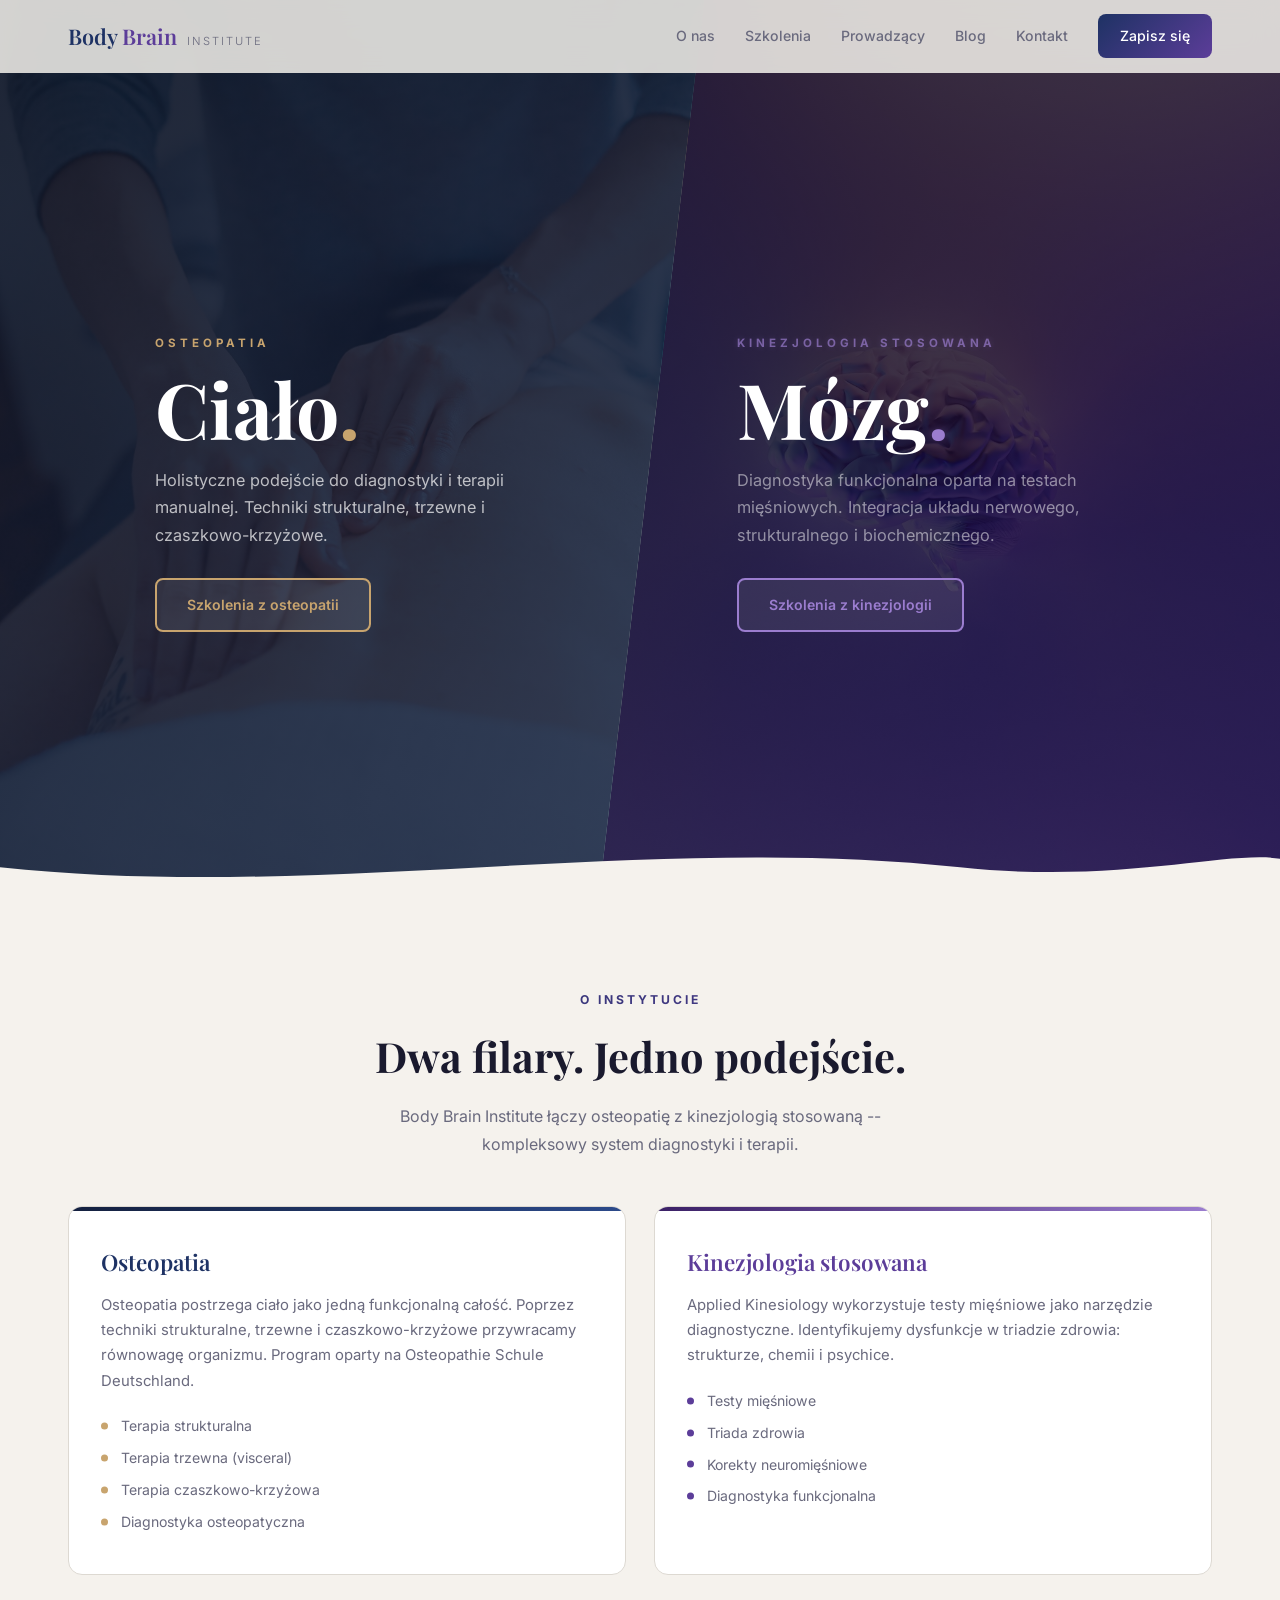
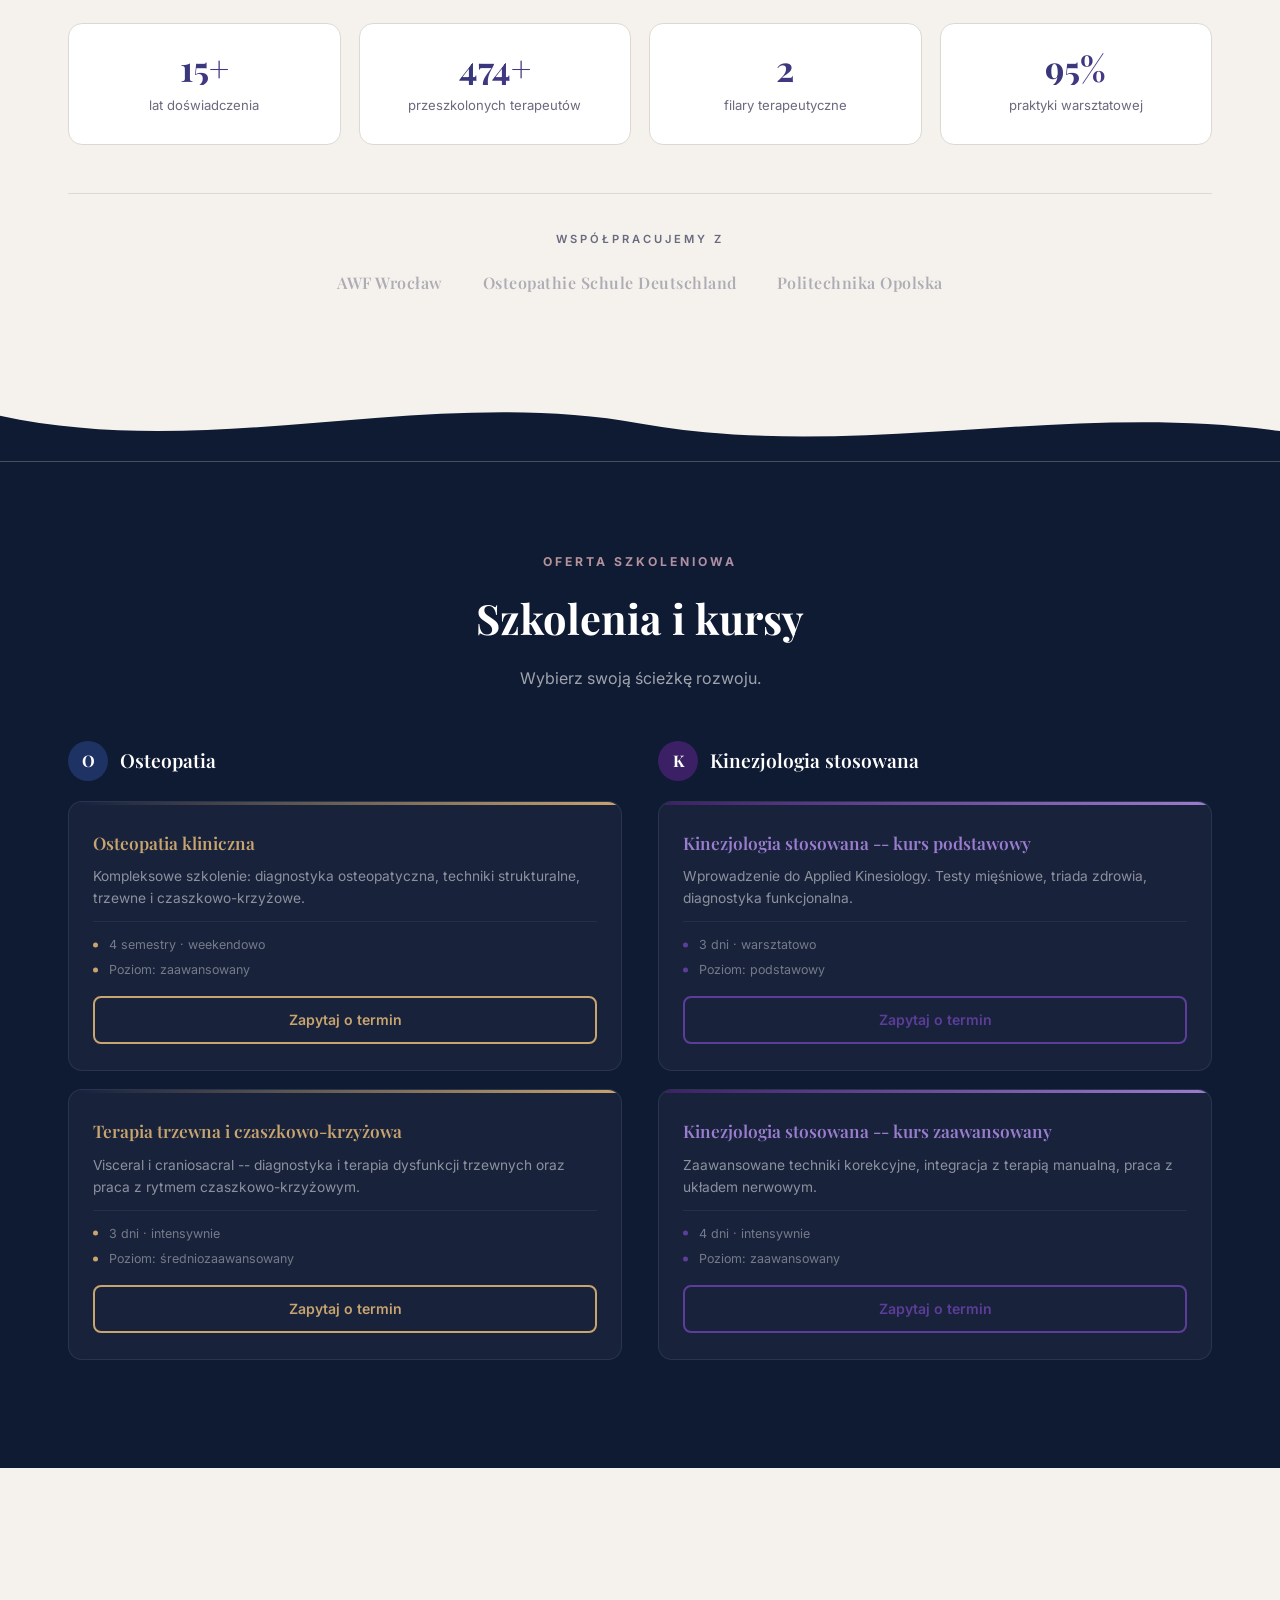
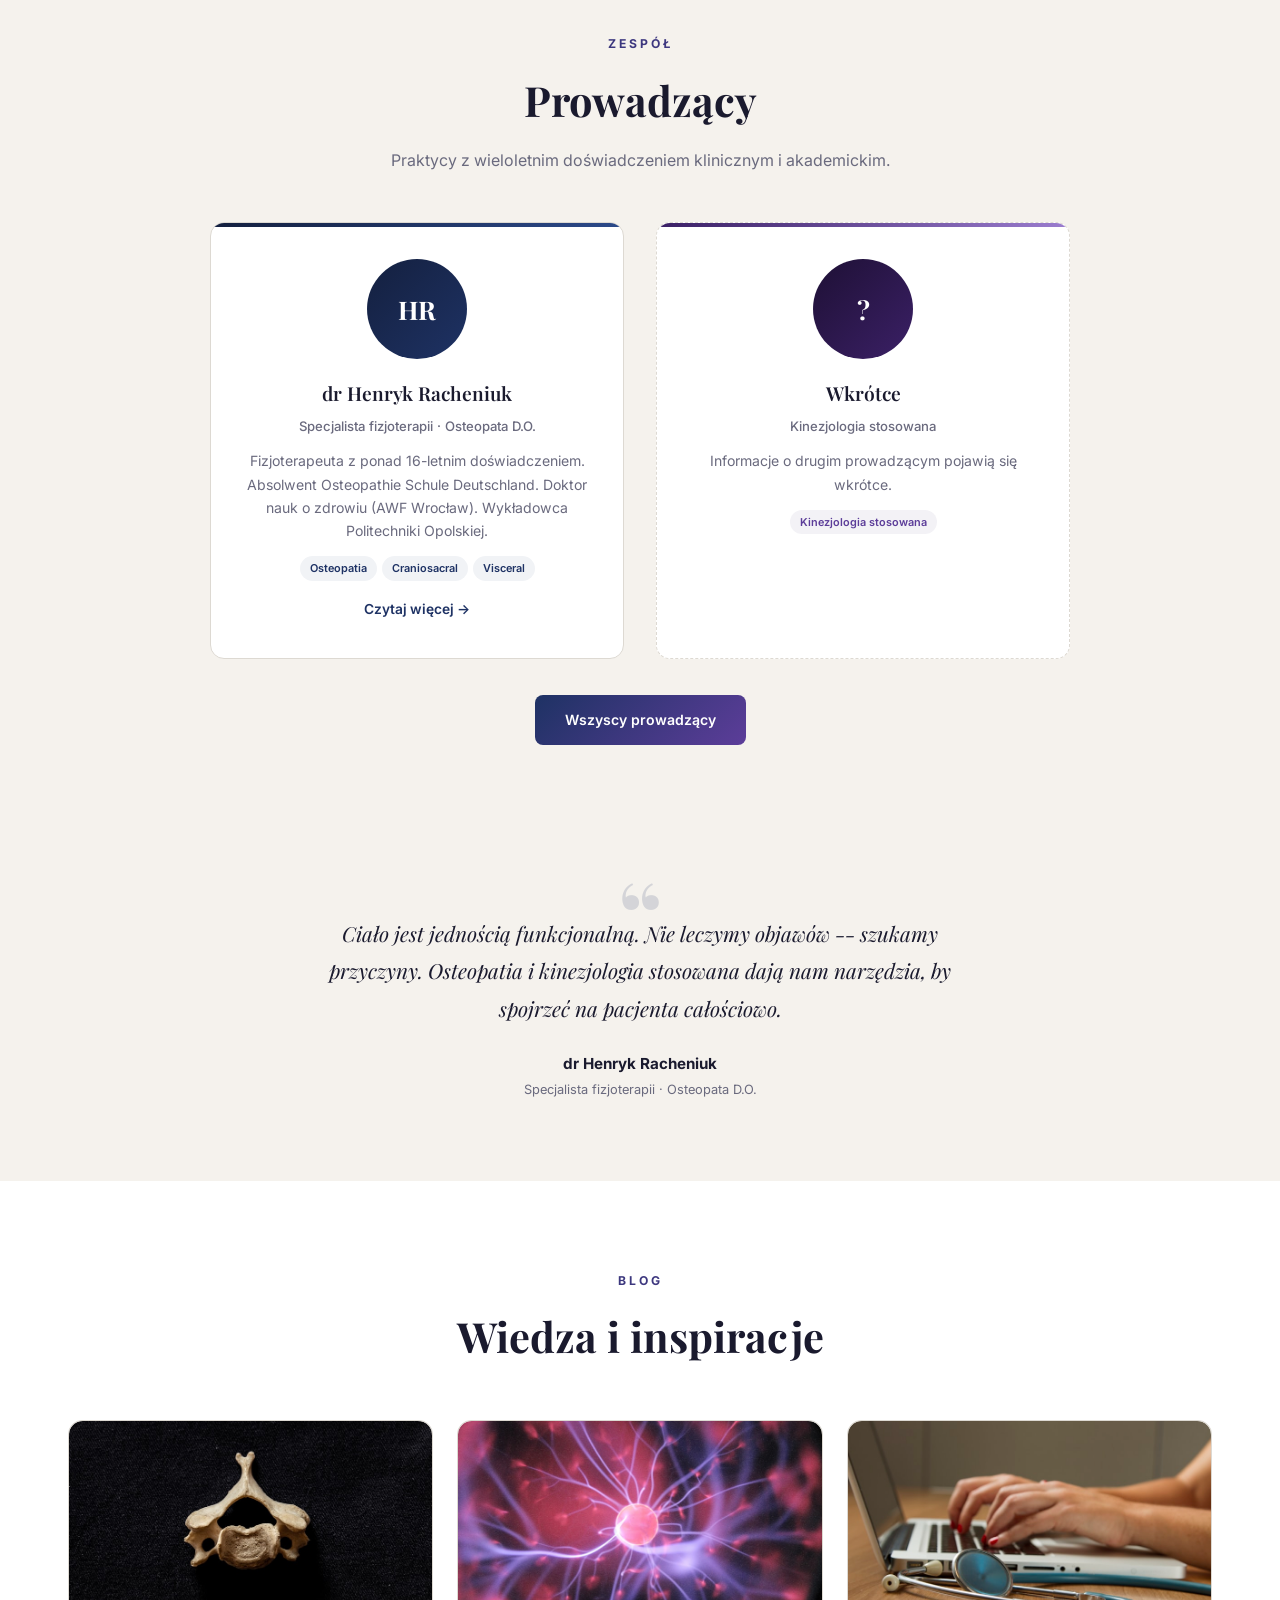
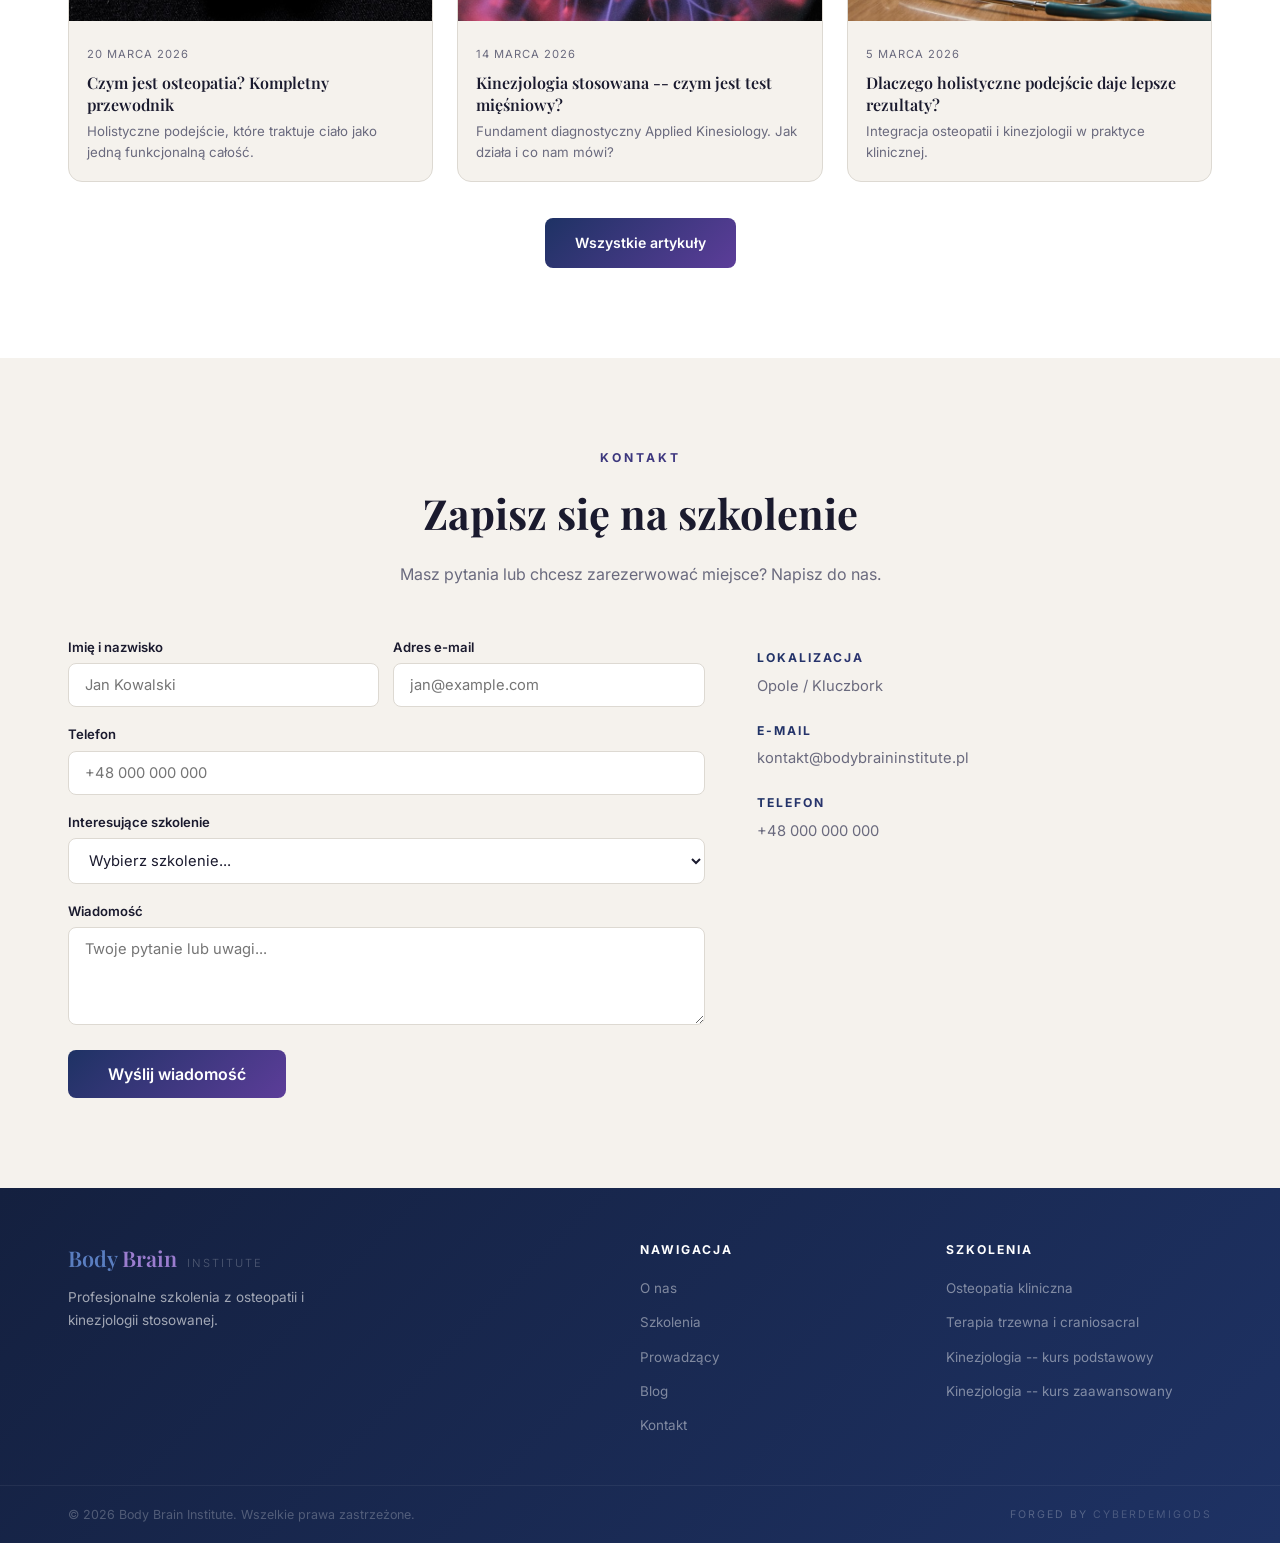
<file: index.html>
<!DOCTYPE html>
<html lang="pl">
<head>
  <meta charset="UTF-8">
  <meta name="viewport" content="width=device-width, initial-scale=1.0">
  <title>Body Brain Institute — Osteopatia i Kinezjologia Stosowana</title>
  <meta name="description" content="Body Brain Institute — profesjonalne szkolenia z osteopatii i kinezjologii stosowanej. Dwa filary holistycznego podejścia do zdrowia.">
  <link rel="preconnect" href="https://fonts.googleapis.com">
  <link rel="preconnect" href="https://fonts.gstatic.com" crossorigin>
  <link href="https://fonts.googleapis.com/css2?family=Inter:wght@300;400;500;600;700&family=Playfair+Display:ital,wght@0,400;0,500;0,600;0,700;1,400&display=swap" rel="stylesheet">
  <link rel="stylesheet" href="style.css">
</head>
<body>

  <!-- NAWIGACJA -->
  <nav class="navbar" id="navbar">
    <div class="container nav-container">
      <a href="index.html" class="logo">
        <span class="logo-body">Body</span><span class="logo-brain">Brain</span>
        <span class="logo-institute">Institute</span>
      </a>
      <button class="nav-toggle" id="navToggle" aria-label="Menu">
        <span></span><span></span><span></span>
      </button>
      <ul class="nav-links" id="navLinks">
        <li><a href="#o-nas">O nas</a></li>
        <li><a href="#szkolenia">Szkolenia</a></li>
        <li><a href="prowadzacy.html">Prowadzący</a></li>
        <li><a href="blog.html">Blog</a></li>
        <li><a href="#kontakt">Kontakt</a></li>
        <li><a href="#kontakt" class="btn btn-nav">Zapisz się</a></li>
      </ul>
    </div>
  </nav>

  <!-- ============================================================
       HERO — diagonal clip-path + hover expand
       ============================================================ -->
  <header class="hero" id="hero">
    <div class="hero-split">
      <!-- CIAŁO — lewa, ciepła -->
      <div class="hero-panel hero-body" id="heroBody">
        <img src="img/hero-body.jpg" alt="" class="hero-bg-img">
        <div class="hero-bg-overlay hero-bg-overlay-body"></div>
        <canvas class="hero-canvas" id="veinsCanvas"></canvas>
        <div class="hero-panel-content">
          <span class="hero-label">Osteopatia</span>
          <h1>Ciało<span class="dot-warm">.</span></h1>
          <p>Holistyczne podejście do diagnostyki i terapii manualnej. Techniki strukturalne, trzewne i czaszkowo-krzyżowe.</p>
          <a href="#szkolenia" class="btn btn-hero-body">Szkolenia z osteopatii</a>
        </div>
      </div>
      <!-- MÓZG — prawa, matrix -->
      <div class="hero-panel hero-brain" id="heroBrain">
        <img src="img/hero-brain.jpg" alt="" class="hero-bg-img">
        <div class="hero-bg-overlay hero-bg-overlay-brain"></div>
        <canvas class="hero-canvas" id="matrixCanvas"></canvas>
        <div class="hero-panel-content hero-panel-content-right">
          <span class="hero-label">Kinezjologia stosowana</span>
          <h1>Mózg<span class="dot-cool">.</span></h1>
          <p>Diagnostyka funkcjonalna oparta na testach mięśniowych. Integracja układu nerwowego, strukturalnego i biochemicznego.</p>
          <a href="#szkolenia" class="btn btn-hero-brain">Szkolenia z kinezjologii</a>
        </div>
      </div>
    </div>
    <!-- SVG fala na dole hero -->
    <div class="hero-wave">
      <svg viewBox="0 0 1440 120" preserveAspectRatio="none">
        <path d="M0,80 C360,120 720,40 1080,80 C1260,100 1380,60 1440,70 L1440,120 L0,120 Z" fill="#f5f2ed"/>
      </svg>
    </div>
  </header>

  <!-- ============================================================
       O NAS
       ============================================================ -->
  <section class="section about" id="o-nas">
    <div class="container">
      <div class="section-header-center">
        <p class="section-tag">O instytucie</p>
        <h2 class="section-title">Dwa filary. Jedno podejście.</h2>
        <p class="section-sub">Body Brain Institute łączy osteopatię z kinezjologią stosowaną -- kompleksowy system diagnostyki i terapii.</p>
      </div>

      <div class="about-dual">
        <div class="about-card about-card-body">
          <div class="about-card-accent"></div>
          <h3>Osteopatia</h3>
          <p>
            Osteopatia postrzega ciało jako jedną funkcjonalną całość. Poprzez techniki strukturalne,
            trzewne i czaszkowo-krzyżowe przywracamy równowagę organizmu. Program oparty na
            Osteopathie Schule Deutschland.
          </p>
          <ul class="feature-list fl-body">
            <li>Terapia strukturalna</li>
            <li>Terapia trzewna (visceral)</li>
            <li>Terapia czaszkowo-krzyżowa</li>
            <li>Diagnostyka osteopatyczna</li>
          </ul>
        </div>
        <div class="about-card about-card-brain">
          <div class="about-card-accent"></div>
          <h3>Kinezjologia stosowana</h3>
          <p>
            Applied Kinesiology wykorzystuje testy mięśniowe jako narzędzie diagnostyczne.
            Identyfikujemy dysfunkcje w triadzie zdrowia: strukturze, chemii i psychice.
          </p>
          <ul class="feature-list fl-brain">
            <li>Testy mięśniowe</li>
            <li>Triada zdrowia</li>
            <li>Korekty neuromięśniowe</li>
            <li>Diagnostyka funkcjonalna</li>
          </ul>
        </div>
      </div>

      <div class="stats-row">
        <div class="stat"><span class="stat-number" data-target="16" data-suffix="+">0</span><span class="stat-label">lat doświadczenia</span></div>
        <div class="stat"><span class="stat-number" data-target="500" data-suffix="+">0</span><span class="stat-label">przeszkolonych terapeutów</span></div>
        <div class="stat"><span class="stat-number" data-target="2" data-suffix="">0</span><span class="stat-label">filary terapeutyczne</span></div>
        <div class="stat"><span class="stat-number" data-target="100" data-suffix="%">0</span><span class="stat-label">praktyki warsztatowej</span></div>
      </div>

      <!-- Trust bar -->
      <div class="trust-bar">
        <p class="trust-label">Współpracujemy z</p>
        <div class="trust-logos">
          <span class="trust-logo">AWF Wrocław</span>
          <span class="trust-logo">Osteopathie Schule Deutschland</span>
          <span class="trust-logo">Politechnika Opolska</span>
        </div>
      </div>
    </div>
  </section>

  <!-- FALA: about → szkolenia -->
  <div class="wave-divider wave-to-dark">
    <svg viewBox="0 0 1440 100" preserveAspectRatio="none">
      <path d="M0,40 C240,100 480,0 720,50 C960,100 1200,20 1440,60 L1440,100 L0,100 Z" />
    </svg>
  </div>

  <!-- ============================================================
       SZKOLENIA — ciemne tło, split content
       ============================================================ -->
  <section class="section trainings" id="szkolenia">
    <div class="container">
      <div class="section-header-center section-header-light">
        <p class="section-tag section-tag-light">Oferta szkoleniowa</p>
        <h2 class="section-title" style="color:#fff">Szkolenia i kursy</h2>
        <p class="section-sub" style="color:rgba(255,255,255,0.6)">Wybierz swoją ścieżkę rozwoju.</p>
      </div>

      <div class="courses-split">
        <!-- OSTEOPATIA -->
        <div class="courses-column">
          <div class="col-header">
            <span class="col-icon col-icon-body">O</span>
            <h3>Osteopatia</h3>
          </div>
          <div class="card card-dark card-body-accent">
            <h4>Osteopatia kliniczna</h4>
            <p>Kompleksowe szkolenie: diagnostyka osteopatyczna, techniki strukturalne, trzewne i czaszkowo-krzyżowe.</p>
            <ul class="card-details">
              <li>4 semestry &middot; weekendowo</li>
              <li>Poziom: zaawansowany</li>
            </ul>
            <a href="#kontakt" class="btn btn-card-body">Zapytaj o termin</a>
          </div>
          <div class="card card-dark card-body-accent">
            <h4>Terapia trzewna i czaszkowo-krzyżowa</h4>
            <p>Visceral i craniosacral -- diagnostyka i terapia dysfunkcji trzewnych oraz praca z rytmem czaszkowo-krzyżowym.</p>
            <ul class="card-details">
              <li>3 dni &middot; intensywnie</li>
              <li>Poziom: średniozaawansowany</li>
            </ul>
            <a href="#kontakt" class="btn btn-card-body">Zapytaj o termin</a>
          </div>
        </div>
        <!-- KINEZJOLOGIA -->
        <div class="courses-column">
          <div class="col-header">
            <span class="col-icon col-icon-brain">K</span>
            <h3>Kinezjologia stosowana</h3>
          </div>
          <div class="card card-dark card-brain-accent">
            <h4>Kinezjologia stosowana -- kurs podstawowy</h4>
            <p>Wprowadzenie do Applied Kinesiology. Testy mięśniowe, triada zdrowia, diagnostyka funkcjonalna.</p>
            <ul class="card-details">
              <li>3 dni &middot; warsztatowo</li>
              <li>Poziom: podstawowy</li>
            </ul>
            <a href="#kontakt" class="btn btn-card-brain">Zapytaj o termin</a>
          </div>
          <div class="card card-dark card-brain-accent">
            <h4>Kinezjologia stosowana -- kurs zaawansowany</h4>
            <p>Zaawansowane techniki korekcyjne, integracja z terapią manualną, praca z układem nerwowym.</p>
            <ul class="card-details">
              <li>4 dni &middot; intensywnie</li>
              <li>Poziom: zaawansowany</li>
            </ul>
            <a href="#kontakt" class="btn btn-card-brain">Zapytaj o termin</a>
          </div>
        </div>
      </div>
    </div>
  </section>

  <!-- FALA: szkolenia → prowadzący -->
  <div class="wave-divider wave-to-light">
    <svg viewBox="0 0 1440 100" preserveAspectRatio="none">
      <path d="M0,60 C360,10 720,90 1080,30 C1260,10 1380,50 1440,40 L1440,100 L0,100 Z" />
    </svg>
  </div>

  <!-- ============================================================
       PROWADZĄCY
       ============================================================ -->
  <section class="section" id="prowadzacy">
    <div class="container">
      <div class="section-header-center">
        <p class="section-tag">Zespół</p>
        <h2 class="section-title">Prowadzący</h2>
        <p class="section-sub">Praktycy z wieloletnim doświadczeniem klinicznym i akademickim.</p>
      </div>

      <div class="instructors-row">
        <div class="instructor-card ic-body">
          <div class="ic-accent"></div>
          <div class="instructor-photo ph-body"><span>HR</span></div>
          <h3>dr Henryk Racheniuk</h3>
          <p class="instructor-title">Specjalista fizjoterapii &middot; Osteopata D.O.</p>
          <p class="instructor-excerpt">
            Fizjoterapeuta z ponad 16-letnim doświadczeniem. Absolwent Osteopathie Schule Deutschland.
            Doktor nauk o zdrowiu (AWF Wrocław). Wykładowca Politechniki Opolskiej.
          </p>
          <div class="instructor-tags">
            <span class="tag tag-body">Osteopatia</span>
            <span class="tag tag-body">Craniosacral</span>
            <span class="tag tag-body">Visceral</span>
          </div>
          <a href="prowadzacy-henryk-racheniuk.html" class="read-more rm-body">Czytaj więcej &rarr;</a>
        </div>

        <div class="instructor-card ic-brain ic-placeholder">
          <div class="ic-accent"></div>
          <div class="instructor-photo ph-brain"><span>?</span></div>
          <h3>Wkrótce</h3>
          <p class="instructor-title">Kinezjologia stosowana</p>
          <p class="instructor-excerpt">Informacje o drugim prowadzącym pojawią się wkrótce.</p>
          <div class="instructor-tags">
            <span class="tag tag-brain">Kinezjologia stosowana</span>
          </div>
        </div>
      </div>

      <div style="text-align:center; margin-top:36px;">
        <a href="prowadzacy.html" class="btn btn-primary">Wszyscy prowadzący</a>
      </div>
    </div>
  </section>

  <!-- ============================================================
       CYTAT
       ============================================================ -->
  <section class="section quote-section">
    <div class="container">
      <blockquote class="featured-quote">
        <span class="quote-mark">&ldquo;</span>
        <p>Ciało jest jednością funkcjonalną. Nie leczymy objawów -- szukamy przyczyny. Osteopatia i kinezjologia stosowana dają nam narzędzia, by spojrzeć na pacjenta całościowo.</p>
        <footer>
          <strong>dr Henryk Racheniuk</strong>
          <span>Specjalista fizjoterapii &middot; Osteopata D.O.</span>
        </footer>
      </blockquote>
    </div>
  </section>

  <!-- ============================================================
       BLOG
       ============================================================ -->
  <section class="section blog" id="blog">
    <div class="container">
      <div class="section-header-center">
        <p class="section-tag">Blog</p>
        <h2 class="section-title">Wiedza i inspiracje</h2>
      </div>
      <div class="blog-grid">
        <article class="blog-card">
          <div class="blog-card-img"><img src="img/blog-osteo.jpg" alt="Kręg szyjny — osteopatia"></div>
          <div class="blog-card-body"><span class="blog-date">20 marca 2026</span><h3><a href="blog.html">Czym jest osteopatia? Kompletny przewodnik</a></h3><p>Holistyczne podejście, które traktuje ciało jako jedną funkcjonalną całość.</p></div>
        </article>
        <article class="blog-card">
          <div class="blog-card-img"><img src="img/blog-kinez.jpg" alt="Połączenia neuronowe — kinezjologia"></div>
          <div class="blog-card-body"><span class="blog-date">14 marca 2026</span><h3><a href="blog.html">Kinezjologia stosowana -- czym jest test mięśniowy?</a></h3><p>Fundament diagnostyczny Applied Kinesiology. Jak działa i co nam mówi?</p></div>
        </article>
        <article class="blog-card">
          <div class="blog-card-img"><img src="img/blog-holistic.jpg" alt="Holistyczne podejście do zdrowia"></div>
          <div class="blog-card-body"><span class="blog-date">5 marca 2026</span><h3><a href="blog.html">Dlaczego holistyczne podejście daje lepsze rezultaty?</a></h3><p>Integracja osteopatii i kinezjologii w praktyce klinicznej.</p></div>
        </article>
      </div>
      <div class="blog-cta"><a href="blog.html" class="btn btn-primary">Wszystkie artykuły</a></div>
    </div>
  </section>

  <!-- ============================================================
       KONTAKT
       ============================================================ -->
  <section class="section contact" id="kontakt">
    <div class="container">
      <div class="section-header-center">
        <p class="section-tag">Kontakt</p>
        <h2 class="section-title">Zapisz się na szkolenie</h2>
        <p class="section-sub">Masz pytania lub chcesz zarezerwować miejsce? Napisz do nas.</p>
      </div>
      <div class="contact-grid">
        <form class="contact-form" id="contactForm">
          <div class="form-row">
            <div class="form-group"><label for="name">Imię i nazwisko</label><input type="text" id="name" name="name" required placeholder="Jan Kowalski"></div>
            <div class="form-group"><label for="email">Adres e-mail</label><input type="email" id="email" name="email" required placeholder="jan@example.com"></div>
          </div>
          <div class="form-group"><label for="phone">Telefon</label><input type="tel" id="phone" name="phone" placeholder="+48 000 000 000"></div>
          <div class="form-group">
            <label for="training">Interesujące szkolenie</label>
            <select id="training" name="training">
              <option value="">Wybierz szkolenie...</option>
              <optgroup label="Osteopatia"><option value="osteopatia-kliniczna">Osteopatia kliniczna</option><option value="trzewna-cranio">Terapia trzewna i czaszkowo-krzyżowa</option></optgroup>
              <optgroup label="Kinezjologia stosowana"><option value="kinez-podstawowy">Kurs podstawowy</option><option value="kinez-zaawansowany">Kurs zaawansowany</option></optgroup>
            </select>
          </div>
          <div class="form-group"><label for="message">Wiadomość</label><textarea id="message" name="message" rows="4" placeholder="Twoje pytanie lub uwagi..."></textarea></div>
          <button type="submit" class="btn btn-primary btn-submit">Wyślij wiadomość</button>
        </form>
        <div class="contact-info">
          <div class="info-item"><h4>Lokalizacja</h4><p>Opole / Kluczbork</p></div>
          <div class="info-item"><h4>E-mail</h4><p><a href="mailto:kontakt@bodybraininstitute.pl">kontakt@bodybraininstitute.pl</a></p></div>
          <div class="info-item"><h4>Telefon</h4><p><a href="tel:+48000000000">+48 000 000 000</a></p></div>
        </div>
      </div>
    </div>
  </section>

  <!-- STOPKA -->
  <footer class="footer">
    <div class="container footer-container">
      <div class="footer-brand">
        <a href="index.html" class="logo"><span class="logo-body">Body</span><span class="logo-brain">Brain</span><span class="logo-institute">Institute</span></a>
        <p>Profesjonalne szkolenia z osteopatii i kinezjologii stosowanej.</p>
      </div>
      <div class="footer-links"><h4>Nawigacja</h4><ul><li><a href="#o-nas">O nas</a></li><li><a href="#szkolenia">Szkolenia</a></li><li><a href="prowadzacy.html">Prowadzący</a></li><li><a href="blog.html">Blog</a></li><li><a href="#kontakt">Kontakt</a></li></ul></div>
      <div class="footer-links"><h4>Szkolenia</h4><ul><li><a href="#szkolenia">Osteopatia kliniczna</a></li><li><a href="#szkolenia">Terapia trzewna i craniosacral</a></li><li><a href="#szkolenia">Kinezjologia -- kurs podstawowy</a></li><li><a href="#szkolenia">Kinezjologia -- kurs zaawansowany</a></li></ul></div>
    </div>
    <div class="footer-bottom"><div class="container footer-bottom-inner"><p>&copy; 2026 Body Brain Institute. Wszelkie prawa zastrzeżone.</p><p class="forged-by">Forged by <a href="https://cyberdemigods.com" target="_blank" rel="noopener">CyberDemigods</a></p></div></div>
  </footer>

  <script src="script.js"></script>
</body>
</html>
</file>
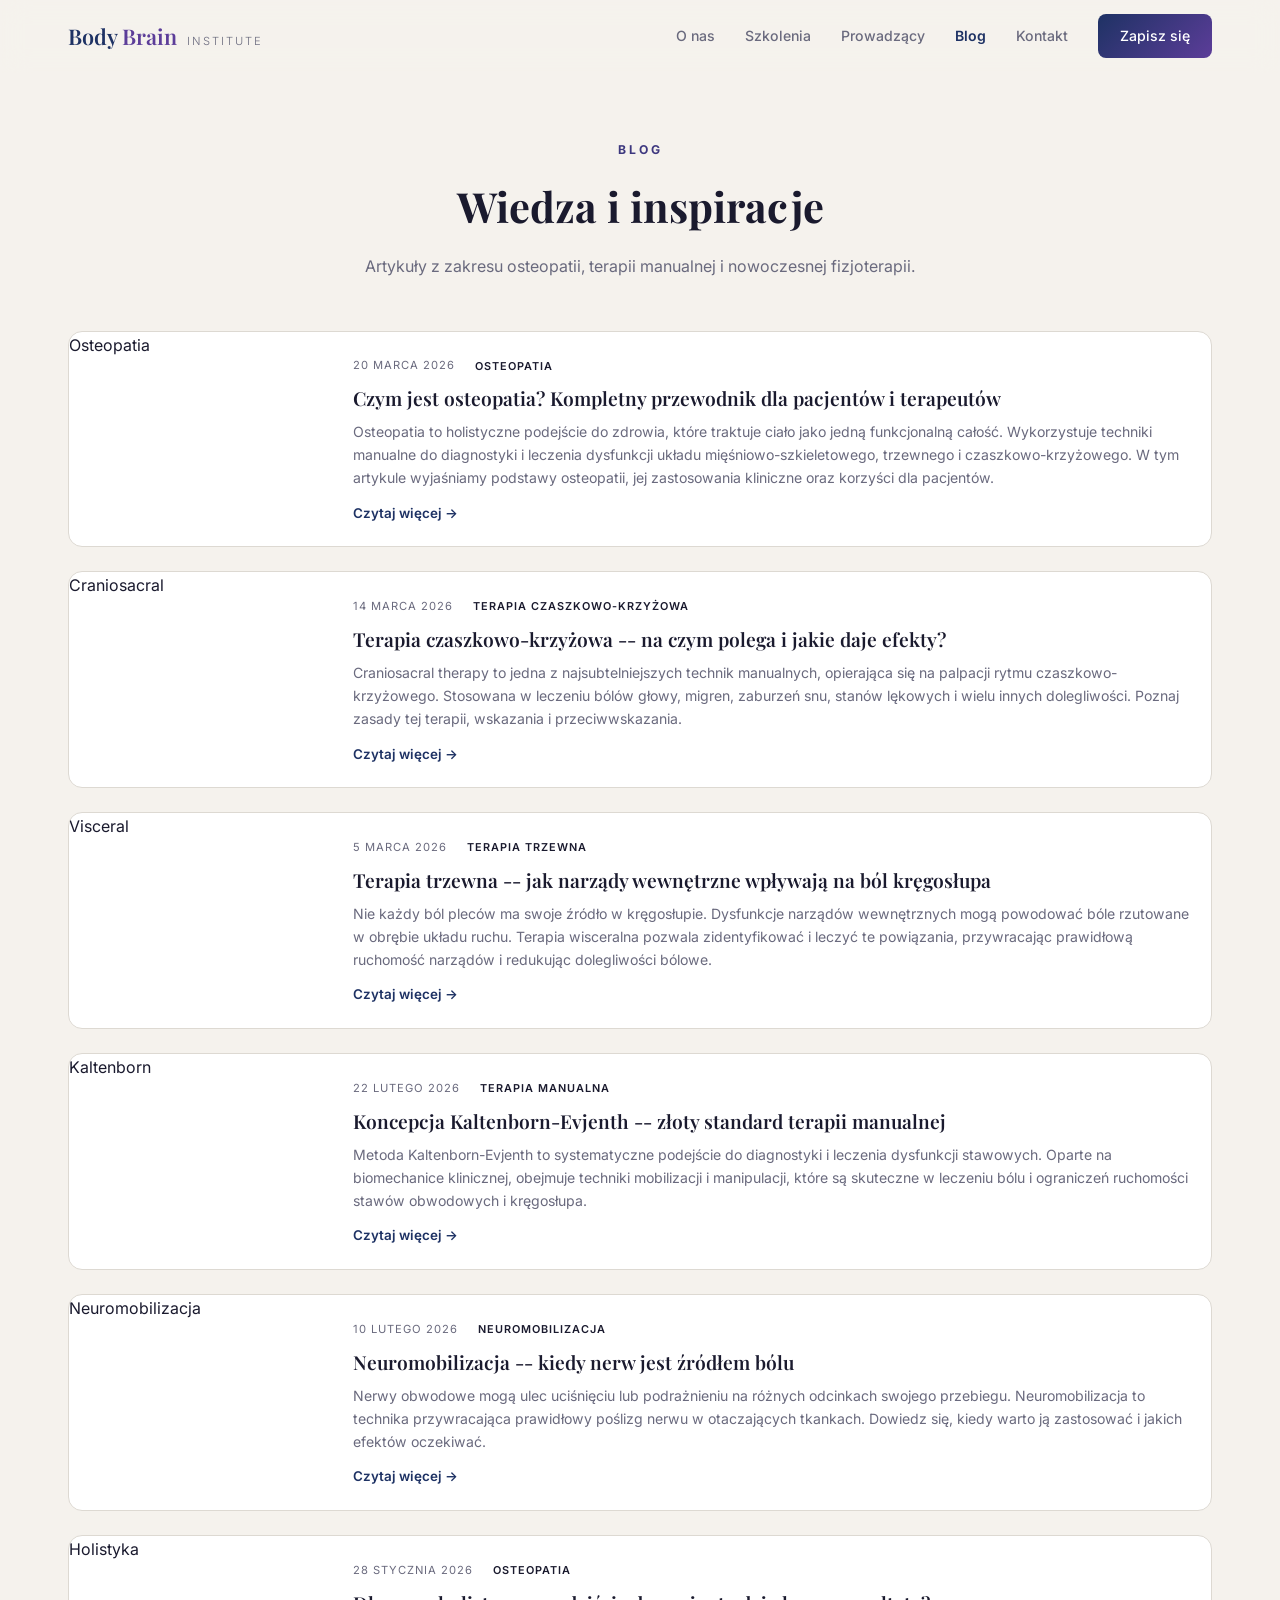
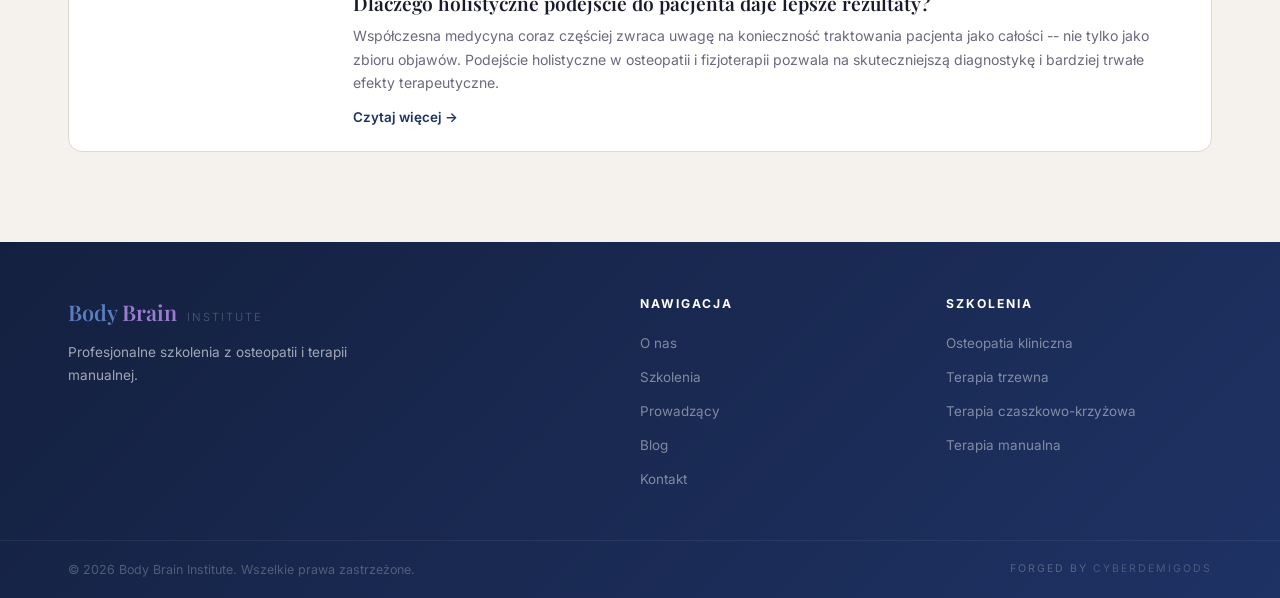
<file: blog.html>
<!DOCTYPE html>
<html lang="pl">
<head>
  <meta charset="UTF-8">
  <meta name="viewport" content="width=device-width, initial-scale=1.0">
  <title>Blog -- Body Brain Institute</title>
  <meta name="description" content="Blog Body Brain Institute -- artykuły o osteopatii, terapii manualnej, terapii trzewnej i czaszkowo-krzyżowej. Wiedza dla terapeutów i pacjentów.">
  <link rel="preconnect" href="https://fonts.googleapis.com">
  <link rel="preconnect" href="https://fonts.gstatic.com" crossorigin>
  <link href="https://fonts.googleapis.com/css2?family=Inter:wght@300;400;500;600;700&family=Playfair+Display:wght@400;500;600;700&display=swap" rel="stylesheet">
  <link rel="stylesheet" href="style.css">
</head>
<body>

  <!-- NAWIGACJA -->
  <nav class="navbar scrolled" id="navbar">
    <div class="container nav-container">
      <a href="index.html" class="logo">
        <span class="logo-body">Body</span><span class="logo-brain">Brain</span>
        <span class="logo-institute">Institute</span>
      </a>
      <button class="nav-toggle" id="navToggle" aria-label="Menu">
        <span></span><span></span><span></span>
      </button>
      <ul class="nav-links" id="navLinks">
        <li><a href="index.html#o-nas">O nas</a></li>
        <li><a href="index.html#szkolenia">Szkolenia</a></li>
        <li><a href="prowadzacy.html">Prowadzący</a></li>
        <li><a href="blog.html" class="active">Blog</a></li>
        <li><a href="index.html#kontakt">Kontakt</a></li>
        <li><a href="index.html#kontakt" class="btn btn-nav">Zapisz się</a></li>
      </ul>
    </div>
  </nav>

  <!-- BLOG HEADER -->
  <header class="blog-header">
    <div class="container">
      <p class="section-tag">Blog</p>
      <h1 class="section-title">Wiedza i inspiracje</h1>
      <p class="section-sub">Artykuły z zakresu osteopatii, terapii manualnej i nowoczesnej fizjoterapii.</p>
    </div>
  </header>

  <!-- LISTA ARTYKUŁÓW -->
  <section class="section blog-page">
    <div class="container">

      <div class="blog-list">

        <!-- Artykuł 1 -->
        <article class="blog-list-item">
          <div class="blog-list-img placeholder-img">
            <span>Osteopatia</span>
          </div>
          <div class="blog-list-body">
            <div class="blog-meta">
              <span class="blog-date">20 marca 2026</span>
              <span class="blog-tag-pill">Osteopatia</span>
            </div>
            <h2><a href="#">Czym jest osteopatia? Kompletny przewodnik dla pacjentów i terapeutów</a></h2>
            <p>Osteopatia to holistyczne podejście do zdrowia, które traktuje ciało jako jedną funkcjonalną całość. Wykorzystuje techniki manualne do diagnostyki i leczenia dysfunkcji układu mięśniowo-szkieletowego, trzewnego i czaszkowo-krzyżowego. W tym artykule wyjaśniamy podstawy osteopatii, jej zastosowania kliniczne oraz korzyści dla pacjentów.</p>
            <a href="#" class="blog-read-more">Czytaj więcej &rarr;</a>
          </div>
        </article>

        <!-- Artykuł 2 -->
        <article class="blog-list-item">
          <div class="blog-list-img placeholder-img">
            <span>Craniosacral</span>
          </div>
          <div class="blog-list-body">
            <div class="blog-meta">
              <span class="blog-date">14 marca 2026</span>
              <span class="blog-tag-pill">Terapia czaszkowo-krzyżowa</span>
            </div>
            <h2><a href="#">Terapia czaszkowo-krzyżowa -- na czym polega i jakie daje efekty?</a></h2>
            <p>Craniosacral therapy to jedna z najsubtelniejszych technik manualnych, opierająca się na palpacji rytmu czaszkowo-krzyżowego. Stosowana w leczeniu bólów głowy, migren, zaburzeń snu, stanów lękowych i wielu innych dolegliwości. Poznaj zasady tej terapii, wskazania i przeciwwskazania.</p>
            <a href="#" class="blog-read-more">Czytaj więcej &rarr;</a>
          </div>
        </article>

        <!-- Artykuł 3 -->
        <article class="blog-list-item">
          <div class="blog-list-img placeholder-img">
            <span>Visceral</span>
          </div>
          <div class="blog-list-body">
            <div class="blog-meta">
              <span class="blog-date">5 marca 2026</span>
              <span class="blog-tag-pill">Terapia trzewna</span>
            </div>
            <h2><a href="#">Terapia trzewna -- jak narządy wewnętrzne wpływają na ból kręgosłupa</a></h2>
            <p>Nie każdy ból pleców ma swoje źródło w kręgosłupie. Dysfunkcje narządów wewnętrznych mogą powodować bóle rzutowane w obrębie układu ruchu. Terapia wisceralna pozwala zidentyfikować i leczyć te powiązania, przywracając prawidłową ruchomość narządów i redukując dolegliwości bólowe.</p>
            <a href="#" class="blog-read-more">Czytaj więcej &rarr;</a>
          </div>
        </article>

        <!-- Artykuł 4 -->
        <article class="blog-list-item">
          <div class="blog-list-img placeholder-img">
            <span>Kaltenborn</span>
          </div>
          <div class="blog-list-body">
            <div class="blog-meta">
              <span class="blog-date">22 lutego 2026</span>
              <span class="blog-tag-pill">Terapia manualna</span>
            </div>
            <h2><a href="#">Koncepcja Kaltenborn-Evjenth -- złoty standard terapii manualnej</a></h2>
            <p>Metoda Kaltenborn-Evjenth to systematyczne podejście do diagnostyki i leczenia dysfunkcji stawowych. Oparte na biomechanice klinicznej, obejmuje techniki mobilizacji i manipulacji, które są skuteczne w leczeniu bólu i ograniczeń ruchomości stawów obwodowych i kręgosłupa.</p>
            <a href="#" class="blog-read-more">Czytaj więcej &rarr;</a>
          </div>
        </article>

        <!-- Artykuł 5 -->
        <article class="blog-list-item">
          <div class="blog-list-img placeholder-img">
            <span>Neuromobilizacja</span>
          </div>
          <div class="blog-list-body">
            <div class="blog-meta">
              <span class="blog-date">10 lutego 2026</span>
              <span class="blog-tag-pill">Neuromobilizacja</span>
            </div>
            <h2><a href="#">Neuromobilizacja -- kiedy nerw jest źródłem bólu</a></h2>
            <p>Nerwy obwodowe mogą ulec uciśnięciu lub podrażnieniu na różnych odcinkach swojego przebiegu. Neuromobilizacja to technika przywracająca prawidłowy poślizg nerwu w otaczających tkankach. Dowiedz się, kiedy warto ją zastosować i jakich efektów oczekiwać.</p>
            <a href="#" class="blog-read-more">Czytaj więcej &rarr;</a>
          </div>
        </article>

        <!-- Artykuł 6 -->
        <article class="blog-list-item">
          <div class="blog-list-img placeholder-img">
            <span>Holistyka</span>
          </div>
          <div class="blog-list-body">
            <div class="blog-meta">
              <span class="blog-date">28 stycznia 2026</span>
              <span class="blog-tag-pill">Osteopatia</span>
            </div>
            <h2><a href="#">Dlaczego holistyczne podejście do pacjenta daje lepsze rezultaty?</a></h2>
            <p>Współczesna medycyna coraz częściej zwraca uwagę na konieczność traktowania pacjenta jako całości -- nie tylko jako zbioru objawów. Podejście holistyczne w osteopatii i fizjoterapii pozwala na skuteczniejszą diagnostykę i bardziej trwałe efekty terapeutyczne.</p>
            <a href="#" class="blog-read-more">Czytaj więcej &rarr;</a>
          </div>
        </article>

      </div>

    </div>
  </section>

  <!-- STOPKA -->
  <footer class="footer">
    <div class="container footer-container">
      <div class="footer-brand">
        <a href="index.html" class="logo">
          <span class="logo-body">Body</span><span class="logo-brain">Brain</span>
          <span class="logo-institute">Institute</span>
        </a>
        <p>Profesjonalne szkolenia z osteopatii i terapii manualnej.</p>
      </div>
      <div class="footer-links">
        <h4>Nawigacja</h4>
        <ul>
          <li><a href="index.html#o-nas">O nas</a></li>
          <li><a href="index.html#szkolenia">Szkolenia</a></li>
          <li><a href="prowadzacy.html">Prowadzący</a></li>
          <li><a href="blog.html">Blog</a></li>
          <li><a href="index.html#kontakt">Kontakt</a></li>
        </ul>
      </div>
      <div class="footer-links">
        <h4>Szkolenia</h4>
        <ul>
          <li><a href="index.html#szkolenia">Osteopatia kliniczna</a></li>
          <li><a href="index.html#szkolenia">Terapia trzewna</a></li>
          <li><a href="index.html#szkolenia">Terapia czaszkowo-krzyżowa</a></li>
          <li><a href="index.html#szkolenia">Terapia manualna</a></li>
        </ul>
      </div>
    </div>
    <div class="footer-bottom">
      <div class="container footer-bottom-inner">
        <p>&copy; 2026 Body Brain Institute. Wszelkie prawa zastrzeżone.</p>
        <p class="forged-by">Forged by <a href="https://cyberdemigods.com" target="_blank" rel="noopener">CyberDemigods</a></p>
      </div>
    </div>
  </footer>

  <script src="script.js"></script>
</body>
</html>
</file>
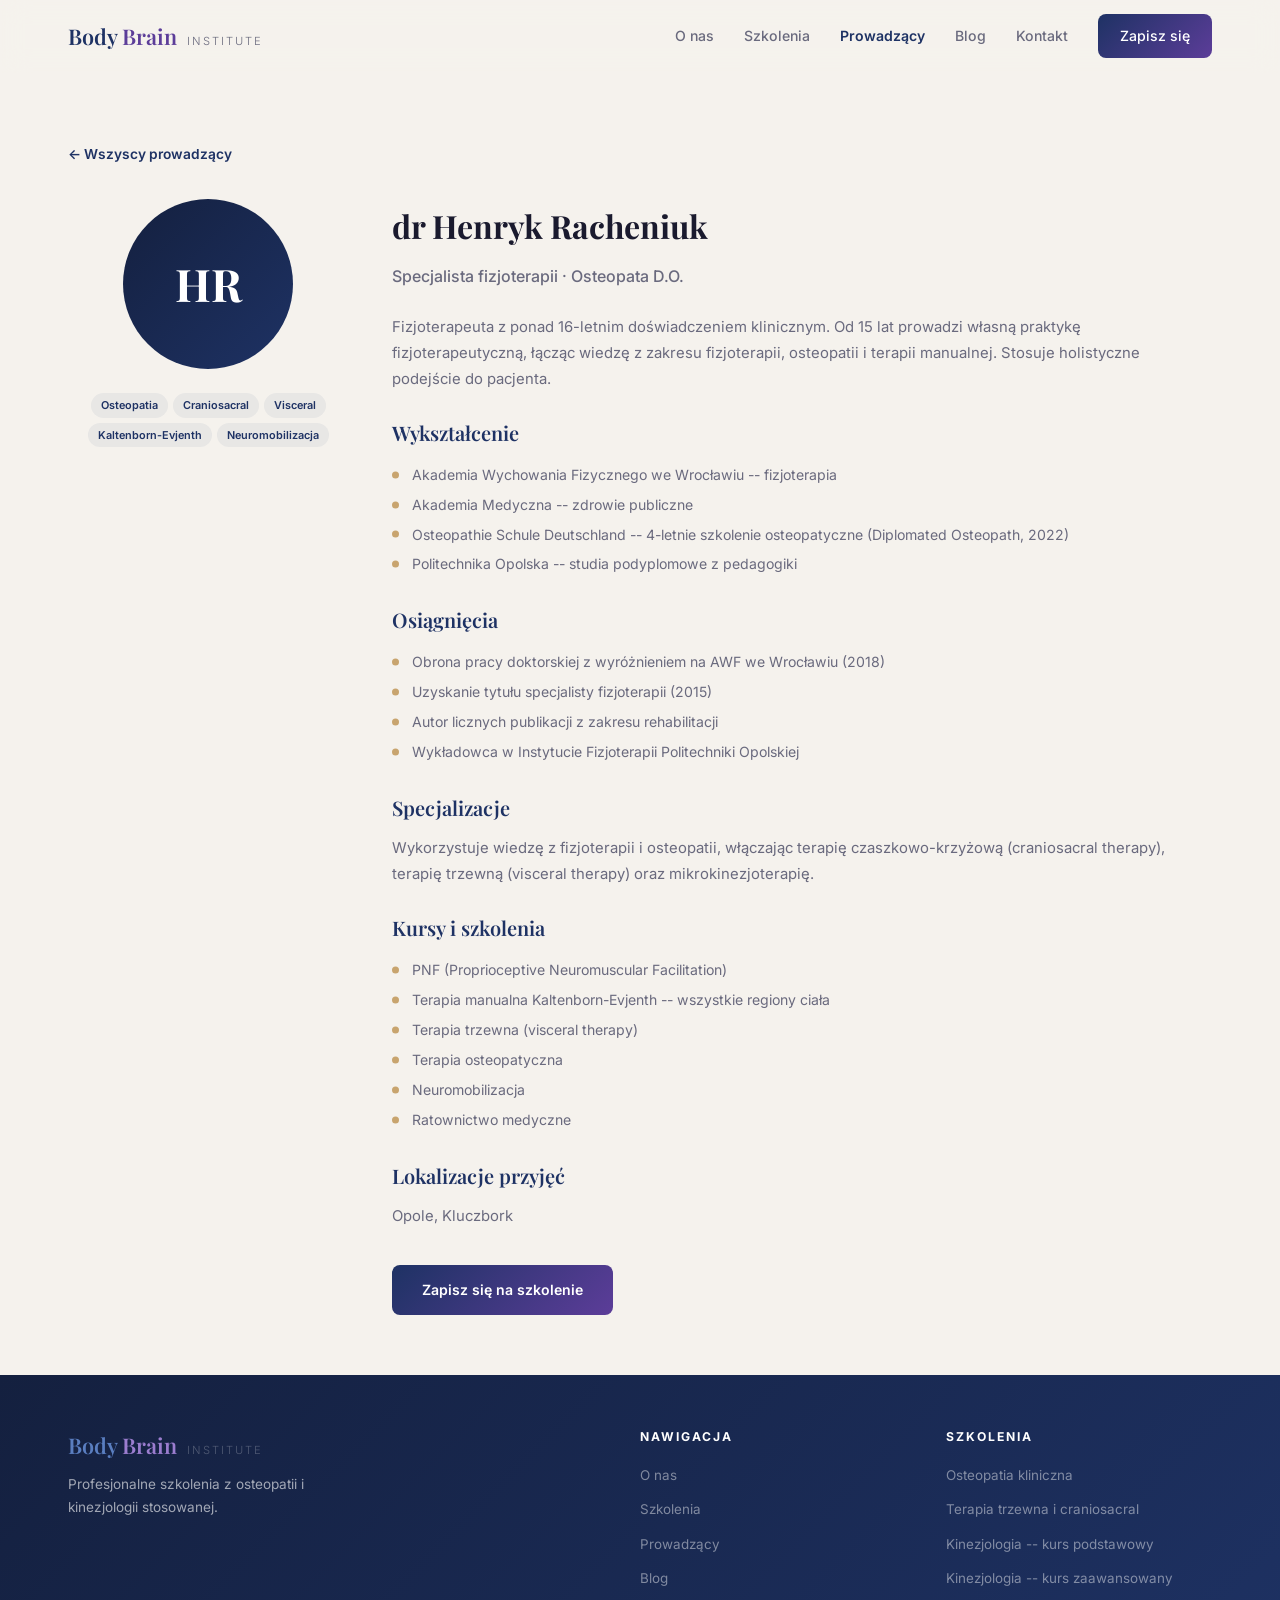
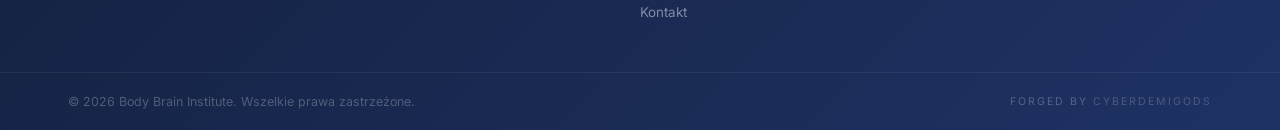
<file: prowadzacy-henryk-racheniuk.html>
<!DOCTYPE html>
<html lang="pl">
<head>
  <meta charset="UTF-8">
  <meta name="viewport" content="width=device-width, initial-scale=1.0">
  <title>dr Henryk Racheniuk -- Body Brain Institute</title>
  <meta name="description" content="dr Henryk Racheniuk -- specjalista fizjoterapii, osteopata D.O. Ponad 16 lat doświadczenia klinicznego. Prowadzący szkolenia z osteopatii w Body Brain Institute.">
  <link rel="preconnect" href="https://fonts.googleapis.com">
  <link rel="preconnect" href="https://fonts.gstatic.com" crossorigin>
  <link href="https://fonts.googleapis.com/css2?family=Inter:wght@300;400;500;600;700&family=Playfair+Display:ital,wght@0,400;0,500;0,600;0,700;1,400&display=swap" rel="stylesheet">
  <link rel="stylesheet" href="style.css">
</head>
<body>

  <nav class="navbar scrolled" id="navbar">
    <div class="container nav-container">
      <a href="index.html" class="logo">
        <span class="logo-body">Body</span><span class="logo-brain">Brain</span>
        <span class="logo-institute">Institute</span>
      </a>
      <button class="nav-toggle" id="navToggle" aria-label="Menu">
        <span></span><span></span><span></span>
      </button>
      <ul class="nav-links" id="navLinks">
        <li><a href="index.html#o-nas">O nas</a></li>
        <li><a href="index.html#szkolenia">Szkolenia</a></li>
        <li><a href="prowadzacy.html" class="active">Prowadzący</a></li>
        <li><a href="blog.html">Blog</a></li>
        <li><a href="index.html#kontakt">Kontakt</a></li>
        <li><a href="index.html#kontakt" class="btn btn-nav">Zapisz się</a></li>
      </ul>
    </div>
  </nav>

  <section class="instructor-detail">
    <div class="container">
      <p style="margin-bottom: 32px;">
        <a href="prowadzacy.html" class="read-more rm-body">&larr; Wszyscy prowadzący</a>
      </p>

      <div class="instructor-detail-grid">
        <div class="instructor-sidebar">
          <div class="instructor-photo-lg ph-body"><span>HR</span></div>
          <div class="instructor-tags" style="margin-top: 8px;">
            <span class="tag tag-body">Osteopatia</span>
            <span class="tag tag-body">Craniosacral</span>
            <span class="tag tag-body">Visceral</span>
            <span class="tag tag-body">Kaltenborn-Evjenth</span>
            <span class="tag tag-body">Neuromobilizacja</span>
          </div>
        </div>

        <div class="instructor-detail-body">
          <h1>dr Henryk Racheniuk</h1>
          <p class="instructor-title color-body">Specjalista fizjoterapii &middot; Osteopata D.O.</p>

          <p>
            Fizjoterapeuta z ponad 16-letnim doświadczeniem klinicznym. Od 15 lat prowadzi własną
            praktykę fizjoterapeutyczną, łącząc wiedzę z zakresu fizjoterapii, osteopatii
            i terapii manualnej. Stosuje holistyczne podejście do pacjenta.
          </p>

          <h2>Wykształcenie</h2>
          <ul>
            <li>Akademia Wychowania Fizycznego we Wrocławiu -- fizjoterapia</li>
            <li>Akademia Medyczna -- zdrowie publiczne</li>
            <li>Osteopathie Schule Deutschland -- 4-letnie szkolenie osteopatyczne (Diplomated Osteopath, 2022)</li>
            <li>Politechnika Opolska -- studia podyplomowe z pedagogiki</li>
          </ul>

          <h2>Osiągnięcia</h2>
          <ul>
            <li>Obrona pracy doktorskiej z wyróżnieniem na AWF we Wrocławiu (2018)</li>
            <li>Uzyskanie tytułu specjalisty fizjoterapii (2015)</li>
            <li>Autor licznych publikacji z zakresu rehabilitacji</li>
            <li>Wykładowca w Instytucie Fizjoterapii Politechniki Opolskiej</li>
          </ul>

          <h2>Specjalizacje</h2>
          <p>
            Wykorzystuje wiedzę z fizjoterapii i osteopatii, włączając terapię czaszkowo-krzyżową
            (craniosacral therapy), terapię trzewną (visceral therapy) oraz mikrokinezjoterapię.
          </p>

          <h2>Kursy i szkolenia</h2>
          <ul>
            <li>PNF (Proprioceptive Neuromuscular Facilitation)</li>
            <li>Terapia manualna Kaltenborn-Evjenth -- wszystkie regiony ciała</li>
            <li>Terapia trzewna (visceral therapy)</li>
            <li>Terapia osteopatyczna</li>
            <li>Neuromobilizacja</li>
            <li>Ratownictwo medyczne</li>
          </ul>

          <h2>Lokalizacje przyjęć</h2>
          <p>Opole, Kluczbork</p>

          <div style="margin-top: 36px;">
            <a href="index.html#kontakt" class="btn btn-primary">Zapisz się na szkolenie</a>
          </div>
        </div>
      </div>
    </div>
  </section>

  <footer class="footer">
    <div class="container footer-container">
      <div class="footer-brand">
        <a href="index.html" class="logo">
          <span class="logo-body">Body</span><span class="logo-brain">Brain</span>
          <span class="logo-institute">Institute</span>
        </a>
        <p>Profesjonalne szkolenia z osteopatii i kinezjologii stosowanej.</p>
      </div>
      <div class="footer-links">
        <h4>Nawigacja</h4>
        <ul>
          <li><a href="index.html#o-nas">O nas</a></li>
          <li><a href="index.html#szkolenia">Szkolenia</a></li>
          <li><a href="prowadzacy.html">Prowadzący</a></li>
          <li><a href="blog.html">Blog</a></li>
          <li><a href="index.html#kontakt">Kontakt</a></li>
        </ul>
      </div>
      <div class="footer-links">
        <h4>Szkolenia</h4>
        <ul>
          <li><a href="index.html#szkolenia">Osteopatia kliniczna</a></li>
          <li><a href="index.html#szkolenia">Terapia trzewna i craniosacral</a></li>
          <li><a href="index.html#szkolenia">Kinezjologia -- kurs podstawowy</a></li>
          <li><a href="index.html#szkolenia">Kinezjologia -- kurs zaawansowany</a></li>
        </ul>
      </div>
    </div>
    <div class="footer-bottom">
      <div class="container footer-bottom-inner">
        <p>&copy; 2026 Body Brain Institute. Wszelkie prawa zastrzeżone.</p>
        <p class="forged-by">Forged by <a href="https://cyberdemigods.com" target="_blank" rel="noopener">CyberDemigods</a></p>
      </div>
    </div>
  </footer>

  <script src="script.js"></script>
</body>
</html>
</file>
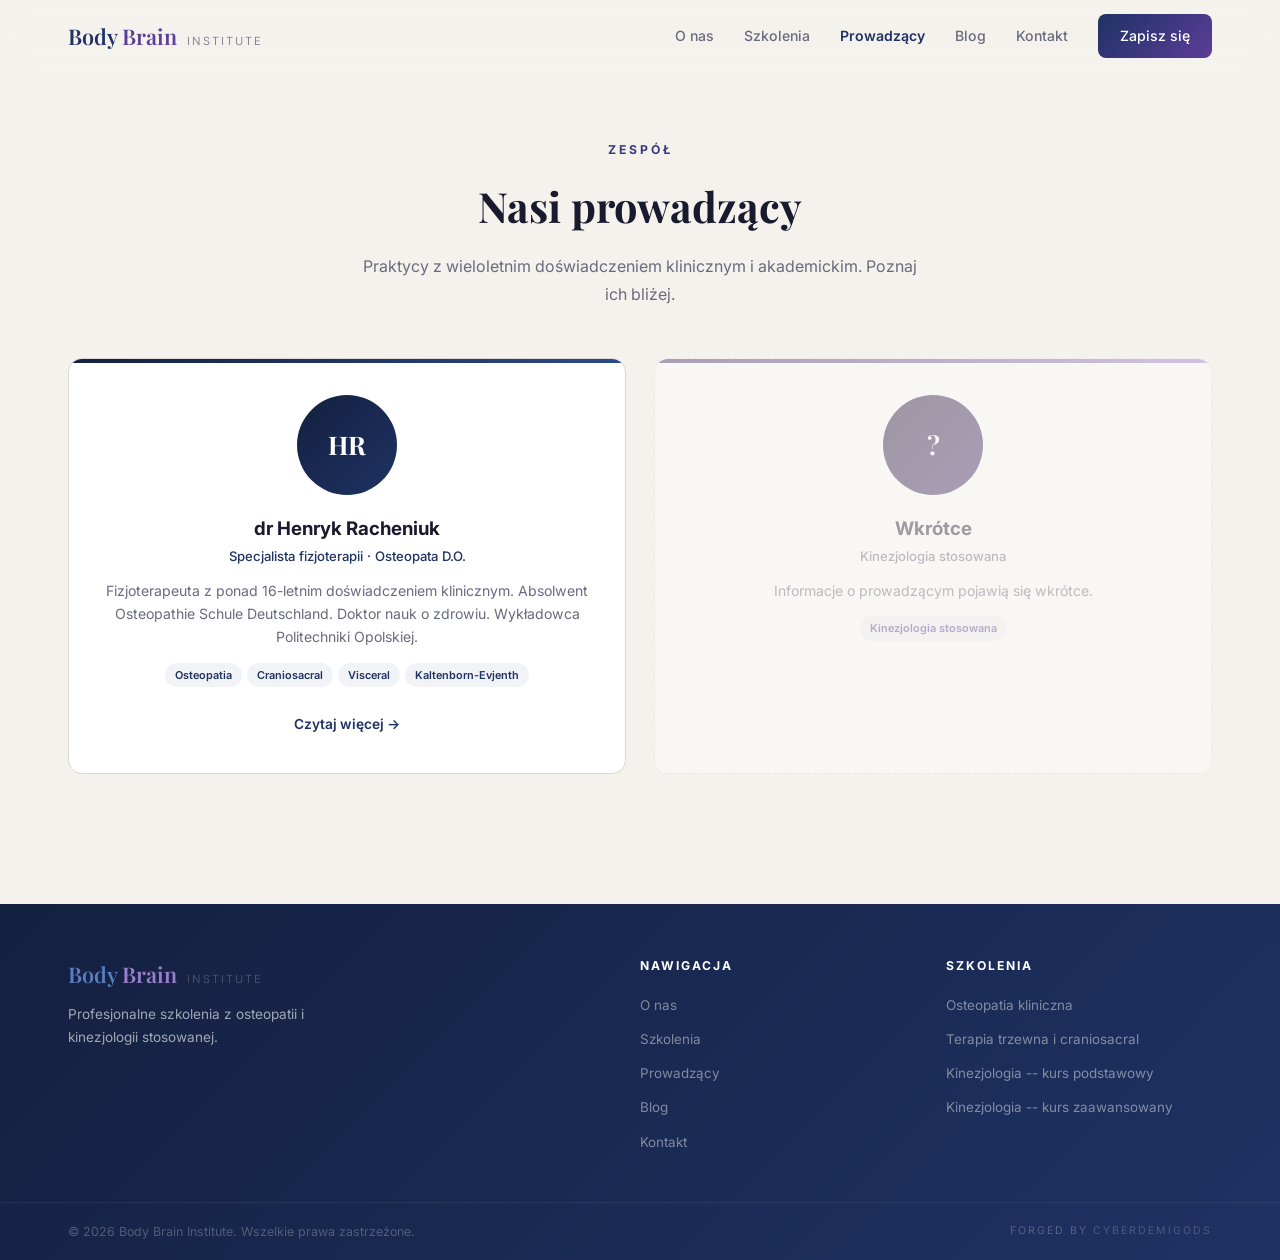
<file: prowadzacy.html>
<!DOCTYPE html>
<html lang="pl">
<head>
  <meta charset="UTF-8">
  <meta name="viewport" content="width=device-width, initial-scale=1.0">
  <title>Prowadzący -- Body Brain Institute</title>
  <meta name="description" content="Poznaj zespół prowadzących Body Brain Institute -- specjalistów z osteopatii i kinezjologii stosowanej.">
  <link rel="preconnect" href="https://fonts.googleapis.com">
  <link rel="preconnect" href="https://fonts.gstatic.com" crossorigin>
  <link href="https://fonts.googleapis.com/css2?family=Inter:wght@300;400;500;600;700&family=Playfair+Display:ital,wght@0,400;0,500;0,600;0,700;1,400&display=swap" rel="stylesheet">
  <link rel="stylesheet" href="style.css">
</head>
<body>

  <nav class="navbar scrolled" id="navbar">
    <div class="container nav-container">
      <a href="index.html" class="logo">
        <span class="logo-body">Body</span><span class="logo-brain">Brain</span>
        <span class="logo-institute">Institute</span>
      </a>
      <button class="nav-toggle" id="navToggle" aria-label="Menu">
        <span></span><span></span><span></span>
      </button>
      <ul class="nav-links" id="navLinks">
        <li><a href="index.html#o-nas">O nas</a></li>
        <li><a href="index.html#szkolenia">Szkolenia</a></li>
        <li><a href="prowadzacy.html" class="active">Prowadzący</a></li>
        <li><a href="blog.html">Blog</a></li>
        <li><a href="index.html#kontakt">Kontakt</a></li>
        <li><a href="index.html#kontakt" class="btn btn-nav">Zapisz się</a></li>
      </ul>
    </div>
  </nav>

  <header class="instructors-page-header">
    <div class="container">
      <p class="section-tag">Zespół</p>
      <h1 class="section-title">Nasi prowadzący</h1>
      <p class="section-sub">Praktycy z wieloletnim doświadczeniem klinicznym i akademickim. Poznaj ich bliżej.</p>
    </div>
  </header>

  <section class="section" style="padding-top: 0;">
    <div class="container">
      <div class="instructors-list">

        <!-- Dr Henryk Racheniuk -->
        <div class="instructor-card-full card-type-body">
          <div class="instructor-photo ph-body"><span>HR</span></div>
          <h3>dr Henryk Racheniuk</h3>
          <p class="instructor-title color-body">Specjalista fizjoterapii &middot; Osteopata D.O.</p>
          <p class="instructor-excerpt">
            Fizjoterapeuta z ponad 16-letnim doświadczeniem klinicznym. Absolwent Osteopathie Schule Deutschland.
            Doktor nauk o zdrowiu. Wykładowca Politechniki Opolskiej.
          </p>
          <div class="instructor-tags">
            <span class="tag tag-body">Osteopatia</span>
            <span class="tag tag-body">Craniosacral</span>
            <span class="tag tag-body">Visceral</span>
            <span class="tag tag-body">Kaltenborn-Evjenth</span>
          </div>
          <a href="prowadzacy-henryk-racheniuk.html" class="read-more rm-body">Czytaj więcej &rarr;</a>
        </div>

        <!-- Placeholder 2 -->
        <div class="instructor-card-full card-type-brain" style="opacity: 0.4; border-style: dashed;">
          <div class="instructor-photo ph-brain"><span>?</span></div>
          <h3>Wkrótce</h3>
          <p class="instructor-title color-brain">Kinezjologia stosowana</p>
          <p class="instructor-excerpt">
            Informacje o prowadzącym pojawią się wkrótce.
          </p>
          <div class="instructor-tags">
            <span class="tag tag-brain">Kinezjologia stosowana</span>
          </div>
        </div>

      </div>
    </div>
  </section>

  <footer class="footer">
    <div class="container footer-container">
      <div class="footer-brand">
        <a href="index.html" class="logo">
          <span class="logo-body">Body</span><span class="logo-brain">Brain</span>
          <span class="logo-institute">Institute</span>
        </a>
        <p>Profesjonalne szkolenia z osteopatii i kinezjologii stosowanej.</p>
      </div>
      <div class="footer-links">
        <h4>Nawigacja</h4>
        <ul>
          <li><a href="index.html#o-nas">O nas</a></li>
          <li><a href="index.html#szkolenia">Szkolenia</a></li>
          <li><a href="prowadzacy.html">Prowadzący</a></li>
          <li><a href="blog.html">Blog</a></li>
          <li><a href="index.html#kontakt">Kontakt</a></li>
        </ul>
      </div>
      <div class="footer-links">
        <h4>Szkolenia</h4>
        <ul>
          <li><a href="index.html#szkolenia">Osteopatia kliniczna</a></li>
          <li><a href="index.html#szkolenia">Terapia trzewna i craniosacral</a></li>
          <li><a href="index.html#szkolenia">Kinezjologia -- kurs podstawowy</a></li>
          <li><a href="index.html#szkolenia">Kinezjologia -- kurs zaawansowany</a></li>
        </ul>
      </div>
    </div>
    <div class="footer-bottom">
      <div class="container footer-bottom-inner">
        <p>&copy; 2026 Body Brain Institute. Wszelkie prawa zastrzeżone.</p>
        <p class="forged-by">Forged by <a href="https://cyberdemigods.com" target="_blank" rel="noopener">CyberDemigods</a></p>
      </div>
    </div>
  </footer>

  <script src="script.js"></script>
</body>
</html>
</file>
<file: style.css>
/* ===== RESET ===== */
*, *::before, *::after { margin: 0; padding: 0; box-sizing: border-box; }

:root {
  /* CIAŁO / OSTEOPATIA — granat + złoto */
  --body-deep: #0b1225;
  --body-dark: #14203f;
  --body-mid: #1e3264;
  --body-light: #2c4a8a;
  --body-glow: #5a7ec0;
  --body-copper: #c8a46e;
  --body-subtle: rgba(30,50,100,0.06);

  /* MÓZG / KINEZJOLOGIA — fiolet + lawenda */
  --brain-deep: #120a20;
  --brain-dark: #1e1035;
  --brain-mid: #3b2066;
  --brain-light: #5c3d99;
  --brain-accent: #9b7dcf;
  --brain-subtle: rgba(59,32,102,0.06);

  /* NEUTRALNE */
  --cream: #f5f2ed;
  --white: #ffffff;
  --dark-section: #0f1a33;
  --text: #1a1a2e;
  --text-muted: #6a6a7e;
  --border: #ddd9d2;
  --gold: #c8a46e;

  --font-body: 'Inter', -apple-system, BlinkMacSystemFont, sans-serif;
  --font-heading: 'Playfair Display', Georgia, serif;
  --max-width: 1200px;
  --section-py: 90px;
  --radius: 14px;
  --radius-sm: 8px;
  --shadow: 0 4px 24px rgba(0,0,0,0.07);
  --shadow-hover: 0 12px 40px rgba(0,0,0,0.13);
  --transition: 0.3s ease;
}

html { scroll-behavior: smooth; }
body { font-family: var(--font-body); color: var(--text); background: var(--cream); line-height: 1.7; -webkit-font-smoothing: antialiased; }
a { color: var(--body-mid); text-decoration: none; transition: color var(--transition); }
a:hover { color: var(--body-light); }
img { max-width: 100%; display: block; }
.container { max-width: var(--max-width); margin: 0 auto; padding: 0 28px; }

/* ===== NAV ===== */
.navbar {
  position: fixed; top: 0; left: 0; right: 0; z-index: 1000;
  background: rgba(245,242,237,0.85); backdrop-filter: blur(14px); -webkit-backdrop-filter: blur(14px);
  border-bottom: 1px solid transparent; transition: all var(--transition);
}
.navbar.scrolled { border-bottom-color: var(--border); background: rgba(245,242,237,0.97); }
.nav-container { display: flex; align-items: center; justify-content: space-between; height: 72px; }

.logo { display: flex; align-items: baseline; gap: 4px; font-family: var(--font-heading); font-size: 1.35rem; font-weight: 600; text-decoration: none; }
.logo:hover { color: var(--text); }
.logo-body { color: var(--body-mid); }
.logo-brain { color: var(--brain-light); }
.logo-institute { font-family: var(--font-body); font-weight: 300; font-size: 0.7rem; text-transform: uppercase; letter-spacing: 2px; margin-left: 6px; color: var(--text-muted); }

.nav-links { display: flex; align-items: center; gap: 30px; list-style: none; }
.nav-links a { font-size: 0.88rem; font-weight: 500; color: var(--text-muted); }
.nav-links a:hover { color: var(--text); }
.nav-links a.active { color: var(--body-mid); font-weight: 600; }

.nav-toggle { display: none; flex-direction: column; gap: 5px; background: none; border: none; cursor: pointer; padding: 4px; }
.nav-toggle span { display: block; width: 24px; height: 2px; background: var(--text); border-radius: 2px; }

/* ===== BUTTONS ===== */
.btn {
  display: inline-block; font-family: var(--font-body); font-size: 0.88rem; font-weight: 600;
  border: none; cursor: pointer; border-radius: var(--radius-sm); padding: 13px 30px;
  transition: all var(--transition); text-align: center;
}
.btn-primary { background: linear-gradient(135deg, var(--body-mid), var(--brain-light)); color: #fff; }
.btn-primary:hover { transform: translateY(-2px); box-shadow: 0 6px 24px rgba(30,50,100,0.3); color: #fff; }
.btn-nav { background: linear-gradient(135deg, var(--body-mid), var(--brain-light)); color: #fff !important; padding: 10px 22px; }

.btn-hero-body {
  background: rgba(255,255,255,0.08); border: 2px solid var(--body-copper); color: var(--body-copper);
}
.btn-hero-body:hover { background: var(--body-copper); color: var(--body-deep); }

.btn-hero-brain {
  background: rgba(255,255,255,0.08); border: 2px solid var(--brain-accent); color: var(--brain-accent);
}
.btn-hero-brain:hover { background: var(--brain-accent); color: #fff; box-shadow: 0 0 24px rgba(92,61,153,0.3); }

.btn-card-body { background: transparent; border: 2px solid var(--body-copper); color: var(--body-copper); padding: 10px 24px; width: 100%; }
.btn-card-body:hover { background: var(--body-copper); color: #fff; }
.btn-card-brain { background: transparent; border: 2px solid var(--brain-light); color: var(--brain-light); padding: 10px 24px; width: 100%; }
.btn-card-brain:hover { background: var(--brain-light); color: #fff; }
.btn-submit { padding: 14px 40px; font-size: 1rem; }

/* ===== HERO — DIAGONAL SPLIT + HOVER EXPAND ===== */
.hero {
  position: relative;
  min-height: 100vh;
  overflow: hidden;
  background: var(--brain-deep);
}

.hero-split {
  display: flex;
  min-height: 100vh;
  position: relative;
}

.hero-panel {
  position: relative;
  display: flex;
  align-items: center;
  overflow: hidden;
  min-height: 100vh;
}

/* Diagonala — lewa strona nachodzi na prawą */
.hero-body {
  background: radial-gradient(ellipse at 30% 50%, var(--body-dark) 0%, var(--body-deep) 100%);
  clip-path: polygon(0 0, 100% 0, 85% 100%, 0 100%);
  z-index: 2;
  margin-right: -8%;
}

.hero-brain {
  background: var(--brain-deep);
  z-index: 1;
  position: absolute;
  right: 0;
  top: 0;
  bottom: 0;
}

.hero-bg-img {
  position: absolute; inset: 0; width: 100%; height: 100%; object-fit: cover; z-index: 0;
}
.hero-bg-overlay {
  position: absolute; inset: 0; z-index: 0;
}
.hero-bg-overlay-body {
  background: linear-gradient(135deg, rgba(11,18,37,0.88) 0%, rgba(20,32,63,0.82) 100%);
}
.hero-bg-overlay-brain {
  background: linear-gradient(135deg, rgba(18,10,32,0.85) 0%, rgba(30,16,53,0.80) 100%);
}
.hero-canvas {
  position: absolute; inset: 0; width: 100%; height: 100%; z-index: 1;
}

.hero-panel-content {
  position: relative; z-index: 3;
  padding: 140px 60px 80px 12%;
  max-width: 580px;
  margin: 0 auto 0 10%;
}

.hero-panel-content-right {
  padding: 140px 12% 80px 60px;
  margin: 0 10% 0 auto;
}

.hero-label {
  display: inline-block; font-size: 0.72rem; font-weight: 700;
  text-transform: uppercase; letter-spacing: 4px; margin-bottom: 14px;
}
.hero-body .hero-label { color: var(--body-copper); }
.hero-brain .hero-label { color: var(--brain-accent); opacity: 0.7; text-shadow: 0 0 6px rgba(155,125,207,0.35); }

.hero-panel h1 {
  font-family: var(--font-heading); font-size: clamp(3rem, 6vw, 5rem);
  font-weight: 700; line-height: 1.05; margin-bottom: 18px; color: #fff;
}

.dot-warm { color: var(--body-copper); }
.dot-cool { color: var(--brain-accent); text-shadow: 0 0 12px rgba(155,125,207,0.4); }

.hero-panel p {
  font-size: 1.02rem; line-height: 1.7; margin-bottom: 28px; max-width: 380px;
}
.hero-body p { color: rgba(255,255,255,0.7); }
.hero-brain p { color: rgba(255,255,255,0.5); }

/* SVG wave at bottom of hero */
.hero-wave {
  position: absolute; bottom: -1px; left: 0; right: 0; z-index: 10;
  line-height: 0;
}
.hero-wave svg {
  display: block; width: 100%; height: clamp(50px, 8vw, 120px);
}

/* ===== SECTIONS ===== */
.section { padding: var(--section-py) 0; }
.section-header-center { text-align: center; margin-bottom: 48px; }

.section-tag {
  font-size: 0.76rem; font-weight: 700; text-transform: uppercase; letter-spacing: 3px;
  background: linear-gradient(135deg, var(--body-mid), var(--brain-light));
  -webkit-background-clip: text; -webkit-text-fill-color: transparent; background-clip: text;
  margin-bottom: 10px;
}
.section-tag-light {
  background: linear-gradient(135deg, var(--body-copper), var(--brain-accent));
  -webkit-background-clip: text; background-clip: text;
}

.section-title {
  font-family: var(--font-heading); font-size: clamp(1.8rem, 3.5vw, 2.6rem);
  font-weight: 700; color: var(--text); margin-bottom: 12px;
}
.section-sub { font-size: 1rem; color: var(--text-muted); max-width: 560px; margin: 0 auto; }

/* ===== WAVE DIVIDERS ===== */
.wave-divider {
  position: relative; line-height: 0; margin-top: -1px;
}
.wave-divider svg {
  display: block; width: 100%; height: clamp(40px, 6vw, 100px);
}
.wave-to-dark svg path { fill: var(--dark-section); }
.wave-to-light svg path { fill: var(--cream); }

/* ===== O NAS ===== */
.about { background: var(--cream); }

.about-dual {
  display: grid; grid-template-columns: 1fr 1fr; gap: 28px; margin-bottom: 48px;
}

.about-card {
  background: var(--white); border: 1px solid var(--border); border-radius: var(--radius);
  padding: 36px 32px; position: relative; overflow: hidden;
  transition: transform var(--transition), box-shadow var(--transition);
}
.about-card:hover { transform: translateY(-3px); box-shadow: var(--shadow-hover); }

.about-card-accent {
  position: absolute; top: 0; left: 0; right: 0; height: 4px;
}
.about-card-body .about-card-accent { background: linear-gradient(90deg, var(--body-dark), var(--body-light)); }
.about-card-brain .about-card-accent { background: linear-gradient(90deg, var(--brain-mid), var(--brain-accent)); }

.about-card h3 {
  font-family: var(--font-heading); font-size: 1.4rem; font-weight: 600; margin-bottom: 12px;
}
.about-card-body h3 { color: var(--body-mid); }
.about-card-brain h3 { color: var(--brain-light); }

.about-card p { font-size: 0.93rem; color: var(--text-muted); line-height: 1.7; margin-bottom: 16px; }

.feature-list { list-style: none; }
.feature-list li { font-size: 0.88rem; color: var(--text-muted); padding: 4px 0 4px 20px; position: relative; }
.feature-list li::before {
  content: ''; position: absolute; left: 0; top: 50%; transform: translateY(-50%);
  width: 7px; height: 7px; border-radius: 50%;
}
.fl-body li::before { background: var(--body-copper); }
.fl-brain li::before { background: var(--brain-light); }

/* Stats */
.stats-row { display: grid; grid-template-columns: repeat(4, 1fr); gap: 18px; }
.stat {
  background: var(--white); padding: 26px 20px; border-radius: var(--radius);
  border: 1px solid var(--border); text-align: center; transition: transform var(--transition);
}
.stat:hover { transform: translateY(-3px); }
.stat-number {
  display: block; font-family: var(--font-heading); font-size: 2.2rem; font-weight: 700;
  line-height: 1; margin-bottom: 6px;
  background: linear-gradient(135deg, var(--body-mid), var(--brain-light));
  -webkit-background-clip: text; -webkit-text-fill-color: transparent; background-clip: text;
}
.stat-label { font-size: 0.82rem; color: var(--text-muted); }

/* ===== SZKOLENIA (ciemna sekcja) ===== */
.trainings { background: var(--dark-section); padding: var(--section-py) 0; }

.courses-split { display: grid; grid-template-columns: 1fr 1fr; gap: 36px; }

.col-header { display: flex; align-items: center; gap: 12px; margin-bottom: 20px; }
.col-icon {
  width: 40px; height: 40px; border-radius: 50%;
  display: flex; align-items: center; justify-content: center;
  font-family: var(--font-heading); font-size: 1rem; font-weight: 700; color: #fff;
}
.col-icon-body { background: var(--body-mid); }
.col-icon-brain { background: var(--brain-mid); }
.col-header h3 { font-family: var(--font-heading); font-size: 1.2rem; font-weight: 600; color: #fff; }

.card-dark {
  background: rgba(255,255,255,0.04); border: 1px solid rgba(255,255,255,0.08);
  border-radius: var(--radius); padding: 26px 24px; margin-bottom: 18px;
  transition: transform var(--transition), box-shadow var(--transition);
  position: relative; overflow: hidden;
}
.card-dark::before { content: ''; position: absolute; top: 0; left: 0; right: 0; height: 3px; }
.card-body-accent::before { background: linear-gradient(90deg, var(--body-dark), var(--body-copper)); }
.card-brain-accent::before { background: linear-gradient(90deg, var(--brain-mid), var(--brain-accent)); }
.card-dark:hover { transform: translateY(-3px); box-shadow: 0 8px 30px rgba(0,0,0,0.3); background: rgba(255,255,255,0.06); }

.card-dark h4 { font-family: var(--font-heading); font-size: 1.08rem; font-weight: 600; margin-bottom: 8px; }
.card-body-accent h4 { color: var(--body-copper); }
.card-brain-accent h4 { color: var(--brain-accent); }

.card-dark p { font-size: 0.86rem; color: rgba(255,255,255,0.5); margin-bottom: 12px; line-height: 1.6; }

.card-dark .card-details {
  border-top: 1px solid rgba(255,255,255,0.06); padding-top: 10px; margin-bottom: 14px; list-style: none;
}
.card-dark .card-details li {
  font-size: 0.78rem; color: rgba(255,255,255,0.4); padding: 2px 0 2px 16px; position: relative;
}
.card-dark .card-details li::before {
  content: ''; position: absolute; left: 0; top: 50%; transform: translateY(-50%);
  width: 5px; height: 5px; border-radius: 50%;
}
.card-body-accent .card-details li::before { background: var(--body-copper); }
.card-brain-accent .card-details li::before { background: var(--brain-light); }

/* ===== PROWADZĄCY ===== */
.instructors-row {
  display: grid; grid-template-columns: 1fr 1fr; gap: 32px; max-width: 860px; margin: 0 auto;
}

.instructor-card {
  background: var(--white); border: 1px solid var(--border); border-radius: var(--radius);
  padding: 36px 28px; text-align: center; position: relative; overflow: hidden;
  transition: transform var(--transition), box-shadow var(--transition);
}
.instructor-card:hover { transform: translateY(-3px); box-shadow: var(--shadow-hover); }

.ic-accent { position: absolute; top: 0; left: 0; right: 0; height: 4px; }
.ic-body .ic-accent { background: linear-gradient(90deg, var(--body-dark), var(--body-light)); }
.ic-brain .ic-accent { background: linear-gradient(90deg, var(--brain-mid), var(--brain-accent)); }

.instructor-photo {
  width: 100px; height: 100px; border-radius: 50%; margin: 0 auto 18px;
  display: flex; align-items: center; justify-content: center;
}
.instructor-photo span { font-family: var(--font-heading); font-size: 1.6rem; font-weight: 700; color: #fff; }
.ph-body { background: linear-gradient(135deg, var(--body-dark), var(--body-mid)); }
.ph-brain { background: linear-gradient(135deg, var(--brain-dark), var(--brain-mid)); }

.instructor-card h3 { font-family: var(--font-heading); font-size: 1.2rem; font-weight: 600; margin-bottom: 5px; }
.instructor-title { font-size: 0.82rem; font-weight: 500; margin-bottom: 12px; color: var(--text-muted); }
.instructor-excerpt { font-size: 0.88rem; color: var(--text-muted); line-height: 1.65; margin-bottom: 14px; }

.instructor-tags { display: flex; flex-wrap: wrap; justify-content: center; gap: 5px; margin-bottom: 14px; }
.tag { font-size: 0.68rem; font-weight: 600; padding: 3px 10px; border-radius: 20px; }
.tag-body { background: var(--body-subtle); color: var(--body-mid); }
.tag-brain { background: var(--brain-subtle); color: var(--brain-light); }

.read-more { display: inline-block; font-size: 0.86rem; font-weight: 600; }
.rm-body { color: var(--body-mid); }
.rm-body:hover { color: var(--body-light); }

.ic-placeholder { opacity: 0.4; border-style: dashed; }

/* ===== BLOG ===== */
.blog { background: var(--white); }
.blog-grid { display: grid; grid-template-columns: repeat(3, 1fr); gap: 24px; }

.blog-card {
  background: var(--cream); border: 1px solid var(--border); border-radius: var(--radius);
  overflow: hidden; transition: transform var(--transition), box-shadow var(--transition);
}
.blog-card:hover { transform: translateY(-4px); box-shadow: var(--shadow-hover); }

.blog-card-img { height: 160px; display: flex; align-items: center; justify-content: center; }
.ph-img-body { background: linear-gradient(135deg, var(--body-deep), var(--body-mid)); }
.ph-img-brain { background: linear-gradient(135deg, var(--brain-deep), var(--brain-mid)); }
.ph-img-dual { background: linear-gradient(135deg, var(--body-mid), var(--brain-light)); }
.blog-card-img span { font-family: var(--font-heading); font-size: 0.95rem; font-weight: 600; color: rgba(255,255,255,0.35); text-transform: uppercase; letter-spacing: 3px; }

.blog-card-body { padding: 18px; }
.blog-date { font-size: 0.7rem; color: var(--text-muted); text-transform: uppercase; letter-spacing: 1px; }
.blog-card-body h3 { font-family: var(--font-heading); font-size: 1rem; font-weight: 600; margin: 6px 0; line-height: 1.35; }
.blog-card-body h3 a { color: var(--text); }
.blog-card-body h3 a:hover { color: var(--body-mid); }
.blog-card-body p { font-size: 0.83rem; color: var(--text-muted); line-height: 1.55; }
.blog-cta { text-align: center; margin-top: 36px; }

/* Blog page */
.blog-header { padding: 140px 0 50px; background: var(--cream); text-align: center; }
.blog-page { padding-top: 0; }
.blog-list { display: flex; flex-direction: column; gap: 24px; }
.blog-list-item { display: grid; grid-template-columns: 260px 1fr; gap: 24px; background: var(--white); border: 1px solid var(--border); border-radius: var(--radius); overflow: hidden; transition: transform var(--transition), box-shadow var(--transition); }
.blog-list-item:hover { transform: translateY(-2px); box-shadow: var(--shadow-hover); }
.blog-list-img { min-height: 190px; }
.blog-list-body { padding: 22px 22px 22px 0; display: flex; flex-direction: column; justify-content: center; }
.blog-meta { display: flex; align-items: center; gap: 10px; margin-bottom: 8px; }
.blog-tag-pill { font-size: 0.68rem; font-weight: 600; text-transform: uppercase; letter-spacing: 1px; padding: 3px 10px; border-radius: 20px; }
.blog-list-body h2 { font-family: var(--font-heading); font-size: 1.2rem; font-weight: 600; margin-bottom: 8px; line-height: 1.35; }
.blog-list-body h2 a { color: var(--text); }
.blog-list-body h2 a:hover { color: var(--body-mid); }
.blog-list-body p { font-size: 0.88rem; color: var(--text-muted); line-height: 1.65; margin-bottom: 12px; }
.blog-read-more { font-size: 0.84rem; font-weight: 600; }

/* ===== KONTAKT ===== */
.contact { background: var(--cream); }
.contact-grid { display: grid; grid-template-columns: 1.4fr 1fr; gap: 52px; align-items: start; }
.form-row { display: grid; grid-template-columns: 1fr 1fr; gap: 14px; }
.form-group { margin-bottom: 16px; }
.form-group label { display: block; font-size: 0.82rem; font-weight: 600; color: var(--text); margin-bottom: 5px; }
.form-group input, .form-group select, .form-group textarea {
  width: 100%; padding: 12px 16px; font-family: var(--font-body); font-size: 0.92rem;
  border: 1px solid var(--border); border-radius: var(--radius-sm); background: var(--white); color: var(--text); transition: border-color var(--transition);
}
.form-group input:focus, .form-group select:focus, .form-group textarea:focus { outline: none; border-color: var(--body-mid); box-shadow: 0 0 0 3px rgba(30,50,100,0.15); }
.form-group textarea { resize: vertical; }
.contact-info { padding-top: 12px; }
.info-item { margin-bottom: 22px; }
.info-item h4 { font-size: 0.76rem; font-weight: 700; text-transform: uppercase; letter-spacing: 2px; background: linear-gradient(135deg, var(--body-mid), var(--brain-light)); -webkit-background-clip: text; -webkit-text-fill-color: transparent; background-clip: text; margin-bottom: 5px; }
.info-item p { font-size: 0.92rem; color: var(--text-muted); }
.info-item a { color: var(--text-muted); }
.info-item a:hover { color: var(--body-mid); }

/* ===== FOOTER ===== */
.footer { background: linear-gradient(135deg, #14203f, #1e3264); color: rgba(255,255,255,0.6); padding-top: 52px; }
.footer-container { display: grid; grid-template-columns: 2fr 1fr 1fr; gap: 40px; padding-bottom: 40px; }
.footer-brand .logo { margin-bottom: 10px; }
.footer .logo-body { color: var(--body-glow); }
.footer .logo-brain { color: var(--brain-accent); }
.footer .logo-institute { color: rgba(255,255,255,0.25); }
.footer-brand p { font-size: 0.85rem; max-width: 280px; }
.footer-links h4 { font-size: 0.76rem; font-weight: 700; text-transform: uppercase; letter-spacing: 2px; color: #fff; margin-bottom: 14px; }
.footer-links ul { list-style: none; }
.footer-links li { margin-bottom: 7px; }
.footer-links a { font-size: 0.84rem; color: rgba(255,255,255,0.45); }
.footer-links a:hover { color: #fff; }
.footer-bottom { border-top: 1px solid rgba(255,255,255,0.06); padding: 18px 0; }
.footer-bottom-inner { display: flex; justify-content: space-between; align-items: center; }
.footer-bottom p { font-size: 0.78rem; color: rgba(255,255,255,0.25); }
.forged-by { font-size: 0.66rem !important; text-transform: uppercase; letter-spacing: 2px; }
.forged-by a { color: rgba(255,255,255,0.2); }
.forged-by a:hover { color: var(--gold); }

/* ===== PROWADZĄCY/INSTRUCTOR PAGES ===== */
.instructors-page-header { padding: 140px 0 50px; background: var(--cream); text-align: center; }
.instructors-list { display: grid; grid-template-columns: repeat(auto-fit, minmax(320px, 1fr)); gap: 28px; padding-bottom: 40px; }
.instructor-card-full { background: var(--white); border: 1px solid var(--border); border-radius: var(--radius); padding: 36px 28px; text-align: center; position: relative; overflow: hidden; transition: transform var(--transition), box-shadow var(--transition); }
.instructor-card-full:hover { transform: translateY(-3px); box-shadow: var(--shadow-hover); }
.instructor-card-full::before { content: ''; position: absolute; top: 0; left: 0; right: 0; height: 4px; }
.instructor-card-full.card-type-body::before { background: linear-gradient(90deg, var(--body-dark), var(--body-light)); }
.instructor-card-full.card-type-brain::before { background: linear-gradient(90deg, var(--brain-mid), var(--brain-accent)); }
.instructor-card-full .read-more { display: inline-block; margin-top: 12px; }

.instructor-detail { padding: 140px 0 60px; background: var(--cream); }
.instructor-detail-grid { display: grid; grid-template-columns: 280px 1fr; gap: 44px; align-items: start; }
.instructor-sidebar { text-align: center; }
.instructor-photo-lg { width: 170px; height: 170px; border-radius: 50%; margin: 0 auto 24px; display: flex; align-items: center; justify-content: center; }
.instructor-photo-lg span { font-family: var(--font-heading); font-size: 2.8rem; font-weight: 700; color: #fff; }
.instructor-detail-body h1 { font-family: var(--font-heading); font-size: 2rem; font-weight: 700; margin-bottom: 8px; }
.instructor-detail-body .instructor-title { font-size: 1rem; margin-bottom: 24px; }
.instructor-detail-body h2 { font-family: var(--font-heading); font-size: 1.25rem; font-weight: 600; margin: 24px 0 10px; color: var(--body-mid); }
.instructor-detail-body p { font-size: 0.93rem; color: var(--text-muted); line-height: 1.75; margin-bottom: 10px; }
.instructor-detail-body ul { list-style: none; margin-bottom: 14px; }
.instructor-detail-body ul li { font-size: 0.88rem; color: var(--text-muted); padding: 3px 0 3px 20px; position: relative; }
.instructor-detail-body ul li::before { content: ''; position: absolute; left: 0; top: 50%; transform: translateY(-50%); width: 7px; height: 7px; border-radius: 50%; background: var(--body-copper); }
.color-body { color: var(--body-mid); }

/* ===== TRUST BAR ===== */
.trust-bar { text-align: center; margin-top: 48px; padding-top: 36px; border-top: 1px solid var(--border); }
.trust-label {
  font-size: 0.7rem; font-weight: 600; text-transform: uppercase; letter-spacing: 3px;
  color: var(--text-muted); margin-bottom: 20px;
}
.trust-logos {
  display: flex; justify-content: center; align-items: center; gap: 40px; flex-wrap: wrap;
}
.trust-logo {
  font-family: var(--font-heading); font-size: 1rem; font-weight: 600;
  color: var(--text-muted); opacity: 0.5; transition: opacity var(--transition);
  letter-spacing: 0.5px;
}
.trust-logo:hover { opacity: 1; }

/* ===== FEATURED QUOTE ===== */
.quote-section { background: var(--cream); padding: 40px 0; }
.featured-quote {
  position: relative; max-width: 720px; margin: 0 auto; text-align: center;
  padding: 40px 20px;
}
.quote-mark {
  font-family: var(--font-heading); font-size: 6rem; font-weight: 700;
  color: var(--body-mid); opacity: 0.15; line-height: 1; position: absolute;
  top: -10px; left: 50%; transform: translateX(-50%);
}
.featured-quote p {
  font-family: var(--font-heading); font-size: 1.3rem; font-style: italic;
  line-height: 1.8; color: var(--text); margin-bottom: 24px; position: relative;
}
.featured-quote footer { display: flex; flex-direction: column; gap: 2px; }
.featured-quote footer strong { font-size: 0.95rem; color: var(--text); }
.featured-quote footer span { font-size: 0.8rem; color: var(--text-muted); }

/* ===== BLOG CARD IMAGES ===== */
.blog-card-img {
  position: relative; min-height: 200px; overflow: hidden; border-radius: var(--radius) var(--radius) 0 0;
}
.blog-card-img img {
  width: 100%; height: 100%; object-fit: cover; position: absolute; inset: 0;
  transition: transform 0.5s ease;
}
.blog-card:hover .blog-card-img img { transform: scale(1.05); }

/* ===== CARD HOVER EFFECTS ===== */
.blog-card, .card-dark, .about-card, .instructor-card, .instructor-card-full {
  transition: transform 0.35s ease, box-shadow 0.35s ease;
}
.blog-card:hover { transform: translateY(-6px); box-shadow: var(--shadow-hover); }
.card-dark:hover { transform: translateY(-4px); box-shadow: 0 12px 40px rgba(0,0,0,0.3); }
.about-card:hover { transform: translateY(-4px); box-shadow: var(--shadow-hover); }
.instructor-card:hover, .instructor-card-full:hover { transform: translateY(-4px); box-shadow: var(--shadow-hover); }

/* ===== STAGGERED REVEAL ===== */
.reveal-stagger { opacity: 0; transform: translateY(24px); transition: opacity 0.6s ease, transform 0.6s ease; }
.reveal-stagger.revealed { opacity: 1; transform: translateY(0); }

/* ===== RESPONSIVE ===== */
@media (max-width: 1024px) {
  .hero-panel-content { padding: 120px 40px 60px 40px; }
  .hero-panel-content-right { padding: 120px 40px 60px 60px; }
  .hero-panel h1 { font-size: 3rem; }
}

@media (max-width: 900px) {
  .hero { min-height: 100vh; min-height: 100svh; }
  .hero-split { flex-direction: column; min-height: 100vh; min-height: 100svh; }
  .hero-panel { min-height: auto; align-items: flex-start; flex: 1; }
  .hero-body, .hero-brain { width: 100% !important; position: relative !important; right: auto !important; top: auto !important; bottom: auto !important; margin-left: 0 !important; padding-left: 0 !important; }
  .hero-body { clip-path: polygon(0 0, 100% 0, 100% 90%, 0 100%); margin-right: 0; margin-bottom: -5%; }
  .hero-panel-content { padding: 72px 28px 50px; max-width: 100%; margin: 0; }
  .hero-panel-content-right { padding: 32px 28px 40px; max-width: 100%; margin: 0; }

  .about-dual { grid-template-columns: 1fr; }
  .courses-split { grid-template-columns: 1fr; }
  .instructors-row { grid-template-columns: 1fr; max-width: 420px; }
  .stats-row { grid-template-columns: repeat(2, 1fr); }
  .contact-grid { grid-template-columns: 1fr; }
  .footer-container { grid-template-columns: 1fr 1fr; gap: 28px; }
  .blog-grid { grid-template-columns: 1fr; }
  .blog-list-item { grid-template-columns: 200px 1fr; }
  .instructor-detail-grid { grid-template-columns: 1fr; }
}

@media (max-width: 768px) {
  :root { --section-py: 60px; }
  .nav-toggle { display: flex; }
  .nav-links {
    position: fixed; top: 72px; left: 0; right: 0; background: var(--cream);
    flex-direction: column; padding: 24px; gap: 16px;
    border-bottom: 1px solid var(--border);
    transform: translateY(-120%); transition: transform var(--transition);
  }
  .nav-links.active { transform: translateY(0); }
  .hero-panel-content { padding: 90px 24px 40px; text-align: center; }
  .hero-panel-content-right { padding: 24px 24px 32px; text-align: center; }
  .hero-panel p { margin-left: auto; margin-right: auto; }
  .hero-panel h1 { font-size: 2rem; }
  .form-row { grid-template-columns: 1fr; }
  .blog-list-item { grid-template-columns: 1fr; }
  .blog-list-img { min-height: 150px; }
  .blog-list-body { padding: 18px; }
  .footer-container { grid-template-columns: 1fr; gap: 22px; }
  .footer-bottom-inner { flex-direction: column; gap: 8px; text-align: center; }
  .instructors-list { grid-template-columns: 1fr; }
}

@media (prefers-reduced-motion: reduce) {
  .hero-panel { transition: none; }
  .hero-canvas { display: none; }
}
</file>
